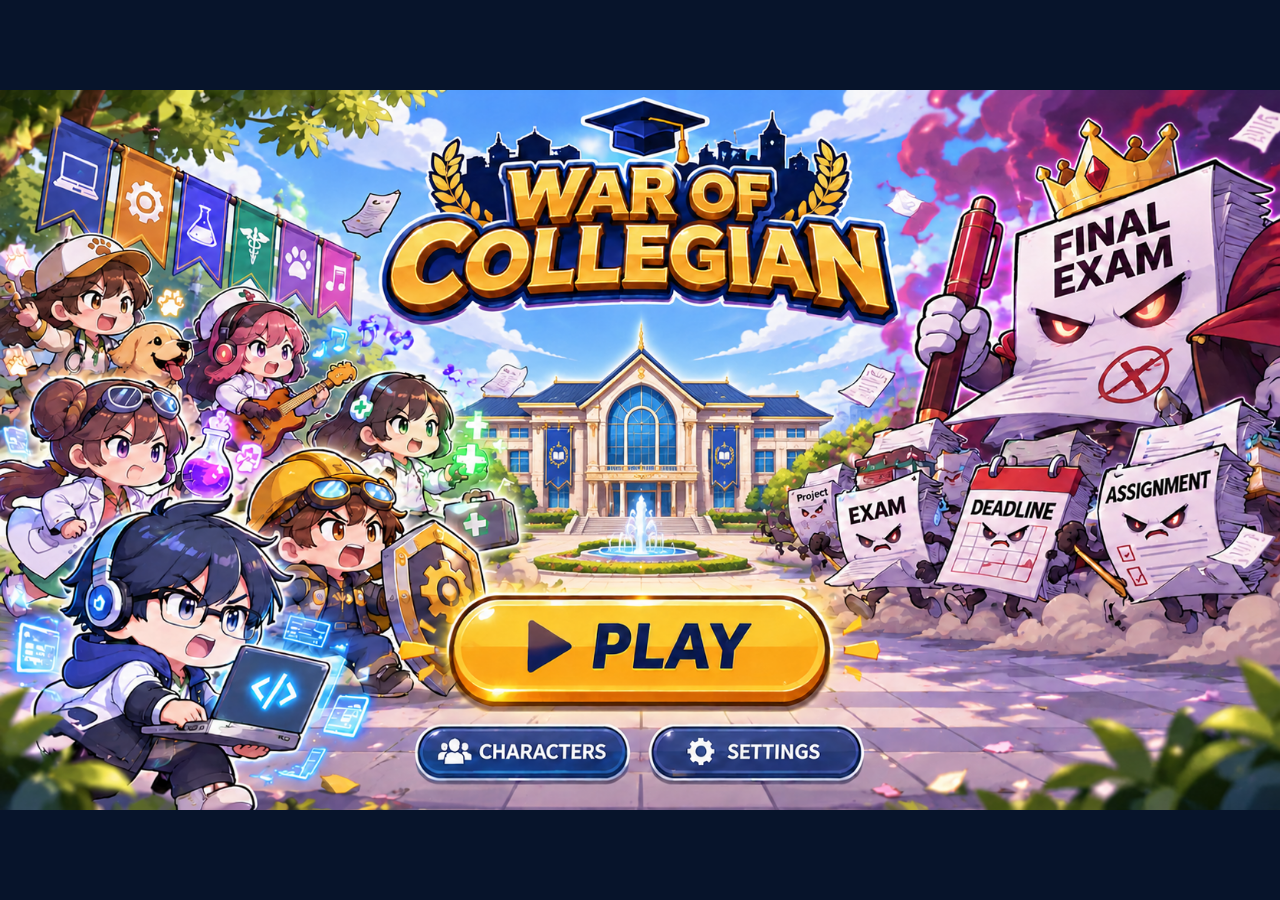
<file: index.html>
<!DOCTYPE html>
<html lang="th"><head><meta charset="utf-8"/><meta content="width=device-width,initial-scale=1" name="viewport"/><title>War of Collegian Demo v0.3.1</title><link href="css/main.css" rel="stylesheet"/><link as="font" crossorigin="" href="public/assets/fonts/kanit-thai-400-normal.woff2" rel="preload" type="font/woff2"/><link as="font" crossorigin="" href="public/assets/fonts/mitr-thai-600-normal.woff2" rel="preload" type="font/woff2"/><link as="image" href="public/assets/ui/logo.webp" rel="preload"/><link href="public/assets/ui/ui.css" rel="stylesheet"/><link href="css/extra-1.css" rel="stylesheet"/></head><body>
<div aria-label="กำลังโหลด War of Collegian" id="boot" role="status"><div class="boot-logo"><img alt="War of Collegian" decoding="async" fetchpriority="high" height="768" src="public/assets/ui/logo.webp" width="1376"/></div></div>
<div class="app">
<div aria-hidden="true" id="curtain"></div>
<header>
<div>
<h1>War of Collegian</h1>
<div class="muted">Student Chibi · Faculty Guild + Base · Playable Demo v0.3.1.1</div>
</div>
<span class="muted" id="tag">DEMO</span>
</header>
<div id="page-slot-home"></div>
<div id="page-slot-faculty"></div>
<div id="page-slot-team"></div>
<div id="page-slot-stageSelect"></div>
<div id="page-slot-battle"></div>
<div id="page-slot-result"></div>
<div class="footer">Fan-made prototype · ภาพตัวละครเป็น pixel art ที่สร้างด้วยโค้ด · ไม่มี backend หรือการชำระเงิน</div>
</div><dialog class="syn-dialog" id="synergyHelp" onclick="if(event.target===this)this.close()"><div class="syn-dialog-head"><h2>คู่มือ Synergy</h2><button aria-label="ปิด" class="syn-close" onclick="document.getElementById('synergyHelp').close()" type="button">×</button></div><p>จัดตัวละครตามเงื่อนไขเพื่อรับโบนัส ทีมสามารถเปิดใช้งานหลาย Synergy พร้อมกันได้</p><div id="synHelpList"></div><button class="secondary" onclick="document.getElementById('synergyHelp').close()" type="button">ปิดหน้าต่าง</button></dialog><script src="js/loader.js"></script></body></html>
</file>
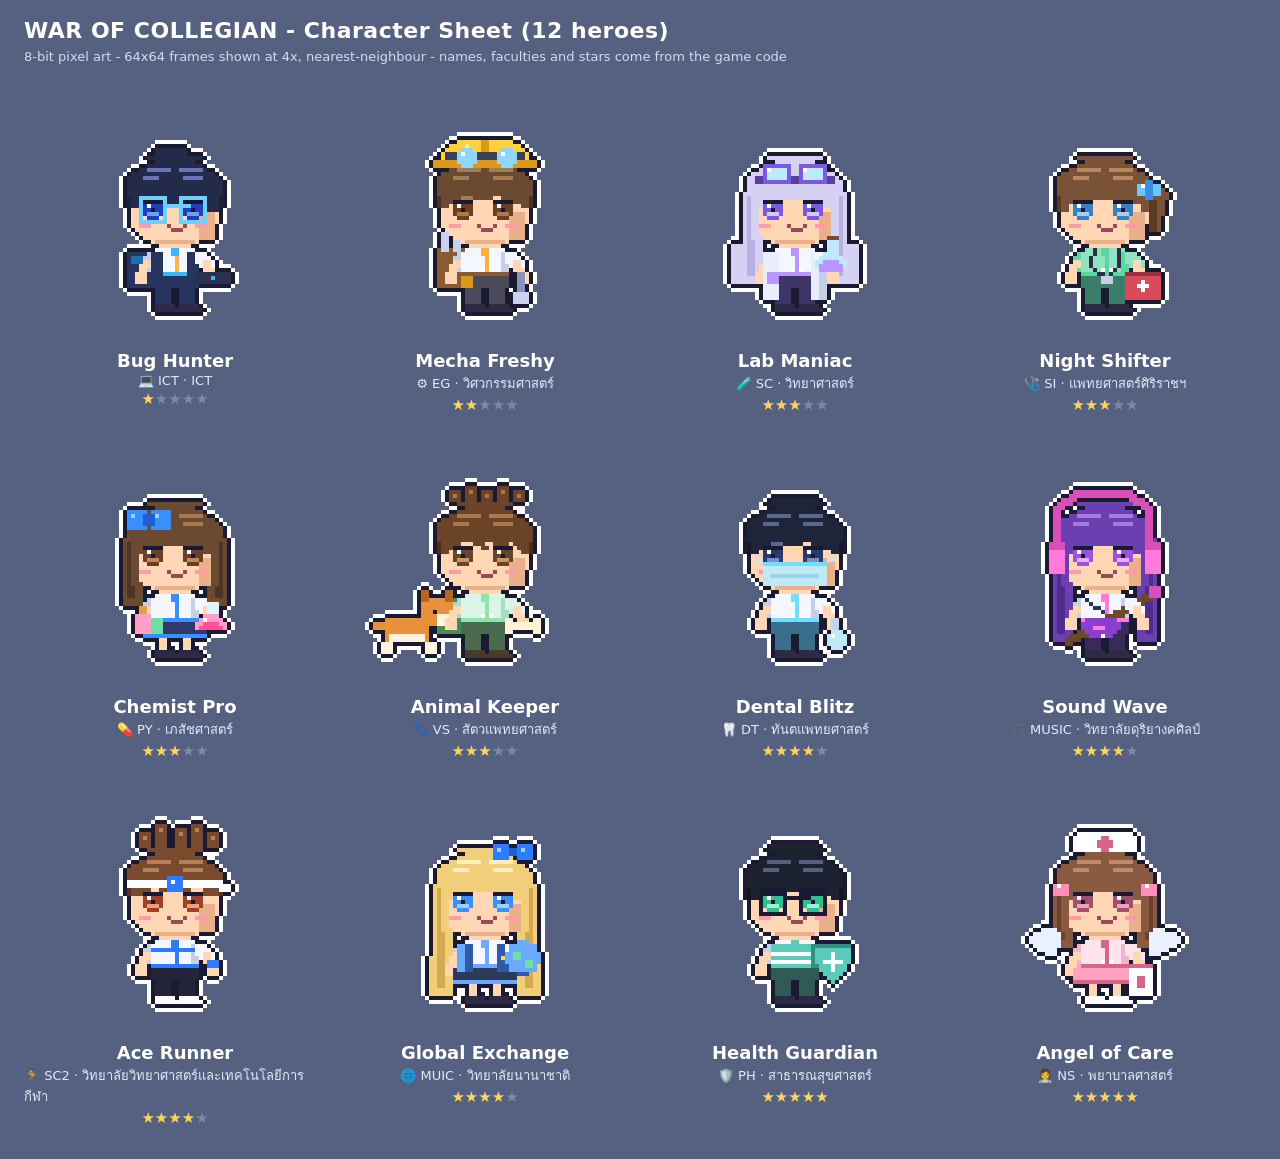
<file: docs/character-sheet.html>
<!doctype html><html lang="th"><head><meta charset="utf-8"><title>War of Collegian - Character Sheet</title>
<style>
body{margin:0;background:#566080;color:#fff;font-family:system-ui,'Noto Sans Thai',sans-serif}
h1{margin:0;padding:18px 24px 6px;font-size:22px;letter-spacing:.5px}
.sub{padding:0 24px 12px;color:#d4dbef;font-size:13px}
.grid{display:grid;grid-template-columns:repeat(4,1fr);gap:8px;padding:8px 24px 24px}
.cell{display:flex;flex-direction:column;align-items:center;padding:8px 0}
.spr{width:256px;height:256px;background-repeat:no-repeat;background-position:0 0;image-rendering:pixelated}
.name{font-weight:800;font-size:18px;margin-top:2px}
.fac{font-size:13px;color:#e4e9f7;margin-top:2px}
.stars{color:#ffd45a;font-size:15px;margin-top:2px}.stars span{color:#7d87a8}
</style></head><body>
<h1>WAR OF COLLEGIAN - Character Sheet (12 heroes)</h1>
<div class="sub">8-bit pixel art - 64x64 frames shown at 4x, nearest-neighbour - names, faculties and stars come from the game code</div>
<div class="grid"><div class="cell">
  <div class="spr" style="background-image:url(../assets/characters/ict/bug_hunter/idle.png);background-size:1024px 256px"></div>
  <div class="name">Bug Hunter</div>
  <div class="fac">💻 ICT · ICT</div>
  <div class="stars">★<span>★★★★</span></div>
</div>
<div class="cell">
  <div class="spr" style="background-image:url(../assets/characters/engineering/mecha_freshy/idle.png);background-size:1024px 256px"></div>
  <div class="name">Mecha Freshy</div>
  <div class="fac">⚙️ EG · วิศวกรรมศาสตร์</div>
  <div class="stars">★★<span>★★★</span></div>
</div>
<div class="cell">
  <div class="spr" style="background-image:url(../assets/characters/science/lab_maniac/idle.png);background-size:1024px 256px"></div>
  <div class="name">Lab Maniac</div>
  <div class="fac">🧪 SC · วิทยาศาสตร์</div>
  <div class="stars">★★★<span>★★</span></div>
</div>
<div class="cell">
  <div class="spr" style="background-image:url(../assets/characters/medicine/night_shifter/idle.png);background-size:1024px 256px"></div>
  <div class="name">Night Shifter</div>
  <div class="fac">🩺 SI · แพทยศาสตร์ศิริราชฯ</div>
  <div class="stars">★★★<span>★★</span></div>
</div>
<div class="cell">
  <div class="spr" style="background-image:url(../assets/characters/pharmacy/chemist_pro/idle.png);background-size:1024px 256px"></div>
  <div class="name">Chemist Pro</div>
  <div class="fac">💊 PY · เภสัชศาสตร์</div>
  <div class="stars">★★★<span>★★</span></div>
</div>
<div class="cell">
  <div class="spr" style="background-image:url(../assets/characters/veterinary/animal_keeper/idle.png);background-size:1024px 256px"></div>
  <div class="name">Animal Keeper</div>
  <div class="fac">🐾 VS · สัตวแพทยศาสตร์</div>
  <div class="stars">★★★<span>★★</span></div>
</div>
<div class="cell">
  <div class="spr" style="background-image:url(../assets/characters/dentistry/dental_blitz/idle.png);background-size:1024px 256px"></div>
  <div class="name">Dental Blitz</div>
  <div class="fac">🦷 DT · ทันตแพทยศาสตร์</div>
  <div class="stars">★★★★<span>★</span></div>
</div>
<div class="cell">
  <div class="spr" style="background-image:url(../assets/characters/music/sound_wave/idle.png);background-size:1024px 256px"></div>
  <div class="name">Sound Wave</div>
  <div class="fac">🎵 MUSIC · วิทยาลัยดุริยางคศิลป์</div>
  <div class="stars">★★★★<span>★</span></div>
</div>
<div class="cell">
  <div class="spr" style="background-image:url(../assets/characters/sports/ace_runner/idle.png);background-size:1024px 256px"></div>
  <div class="name">Ace Runner</div>
  <div class="fac">🏃 SC2 · วิทยาลัยวิทยาศาสตร์และเทคโนโลยีการกีฬา</div>
  <div class="stars">★★★★<span>★</span></div>
</div>
<div class="cell">
  <div class="spr" style="background-image:url(../assets/characters/muic/global_exchange/idle.png);background-size:1024px 256px"></div>
  <div class="name">Global Exchange</div>
  <div class="fac">🌐 MUIC · วิทยาลัยนานาชาติ</div>
  <div class="stars">★★★★<span>★</span></div>
</div>
<div class="cell">
  <div class="spr" style="background-image:url(../assets/characters/public_health/health_guardian/idle.png);background-size:1024px 256px"></div>
  <div class="name">Health Guardian</div>
  <div class="fac">🛡️ PH · สาธารณสุขศาสตร์</div>
  <div class="stars">★★★★★<span></span></div>
</div>
<div class="cell">
  <div class="spr" style="background-image:url(../assets/characters/nursing/angel_of_care/idle.png);background-size:1024px 256px"></div>
  <div class="name">Angel of Care</div>
  <div class="fac">👩‍⚕️ NS · พยาบาลศาสตร์</div>
  <div class="stars">★★★★★<span></span></div>
</div></div></body></html>
</file>
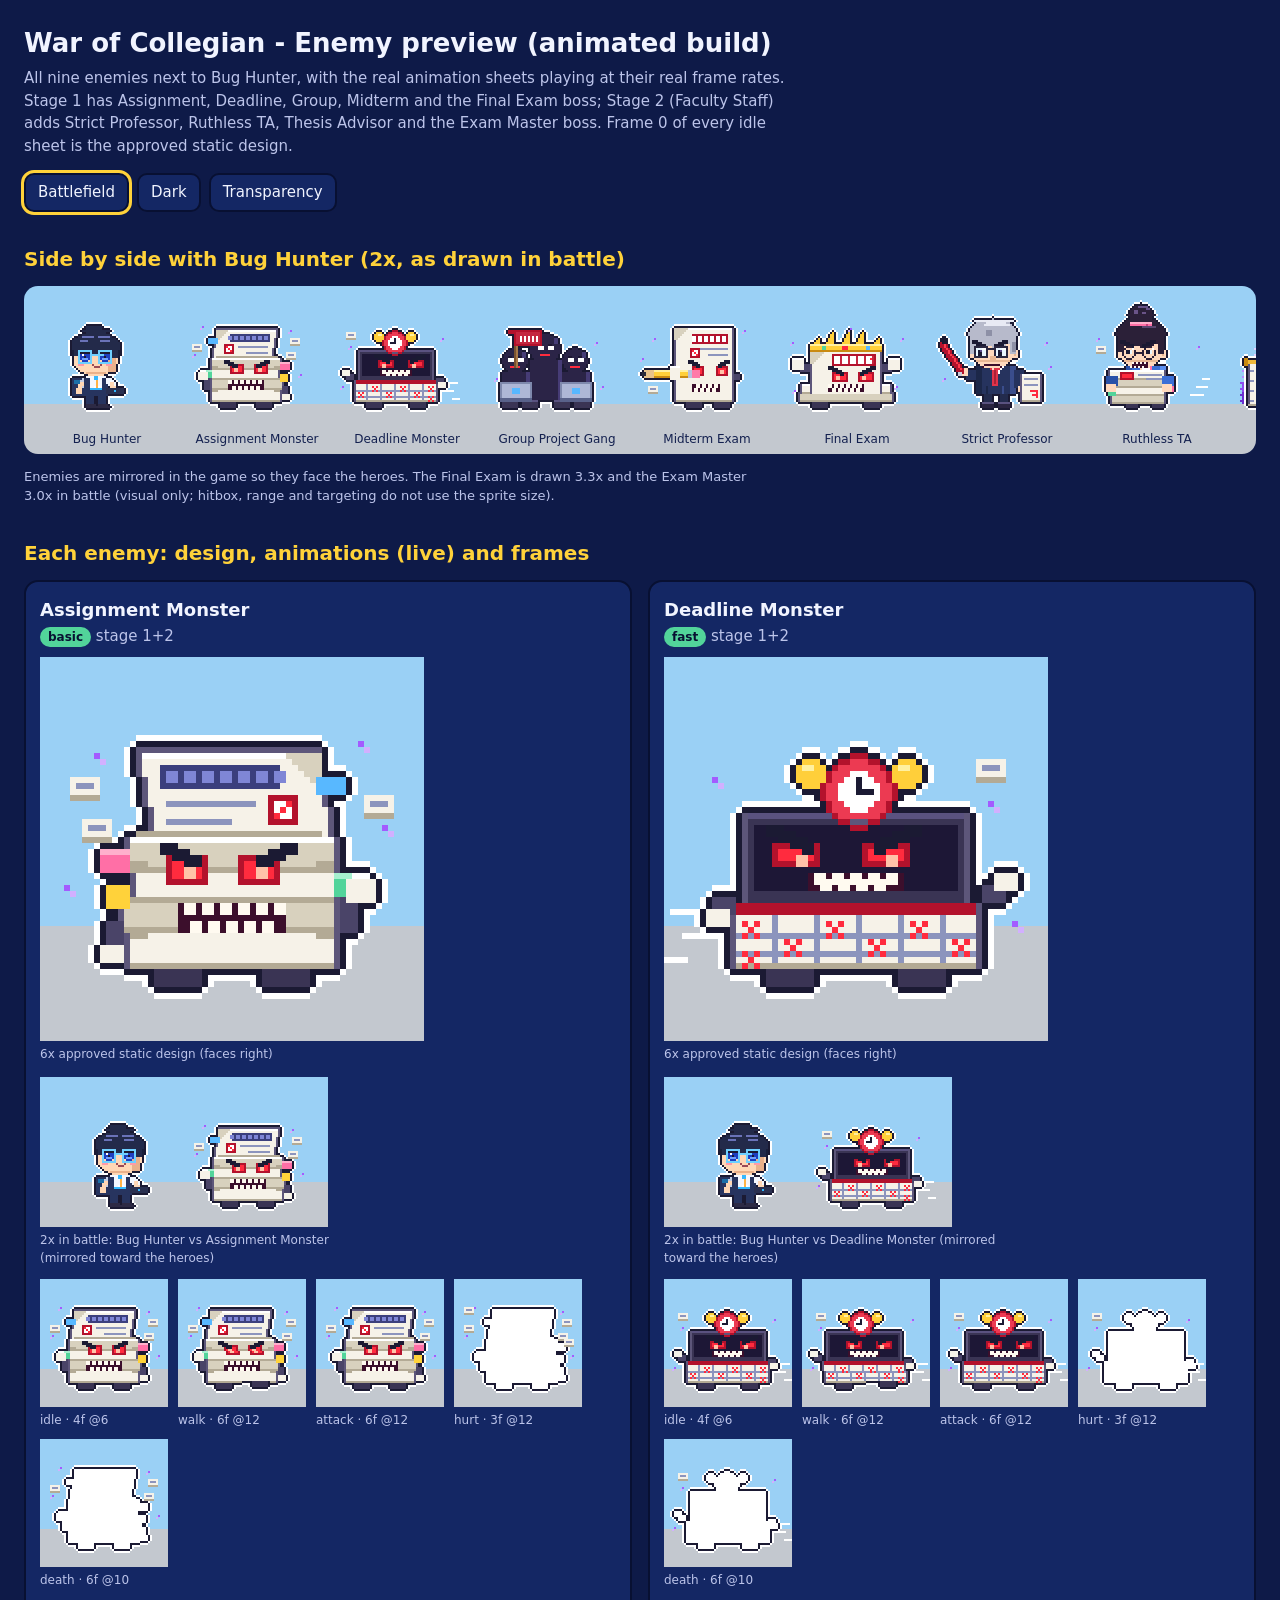
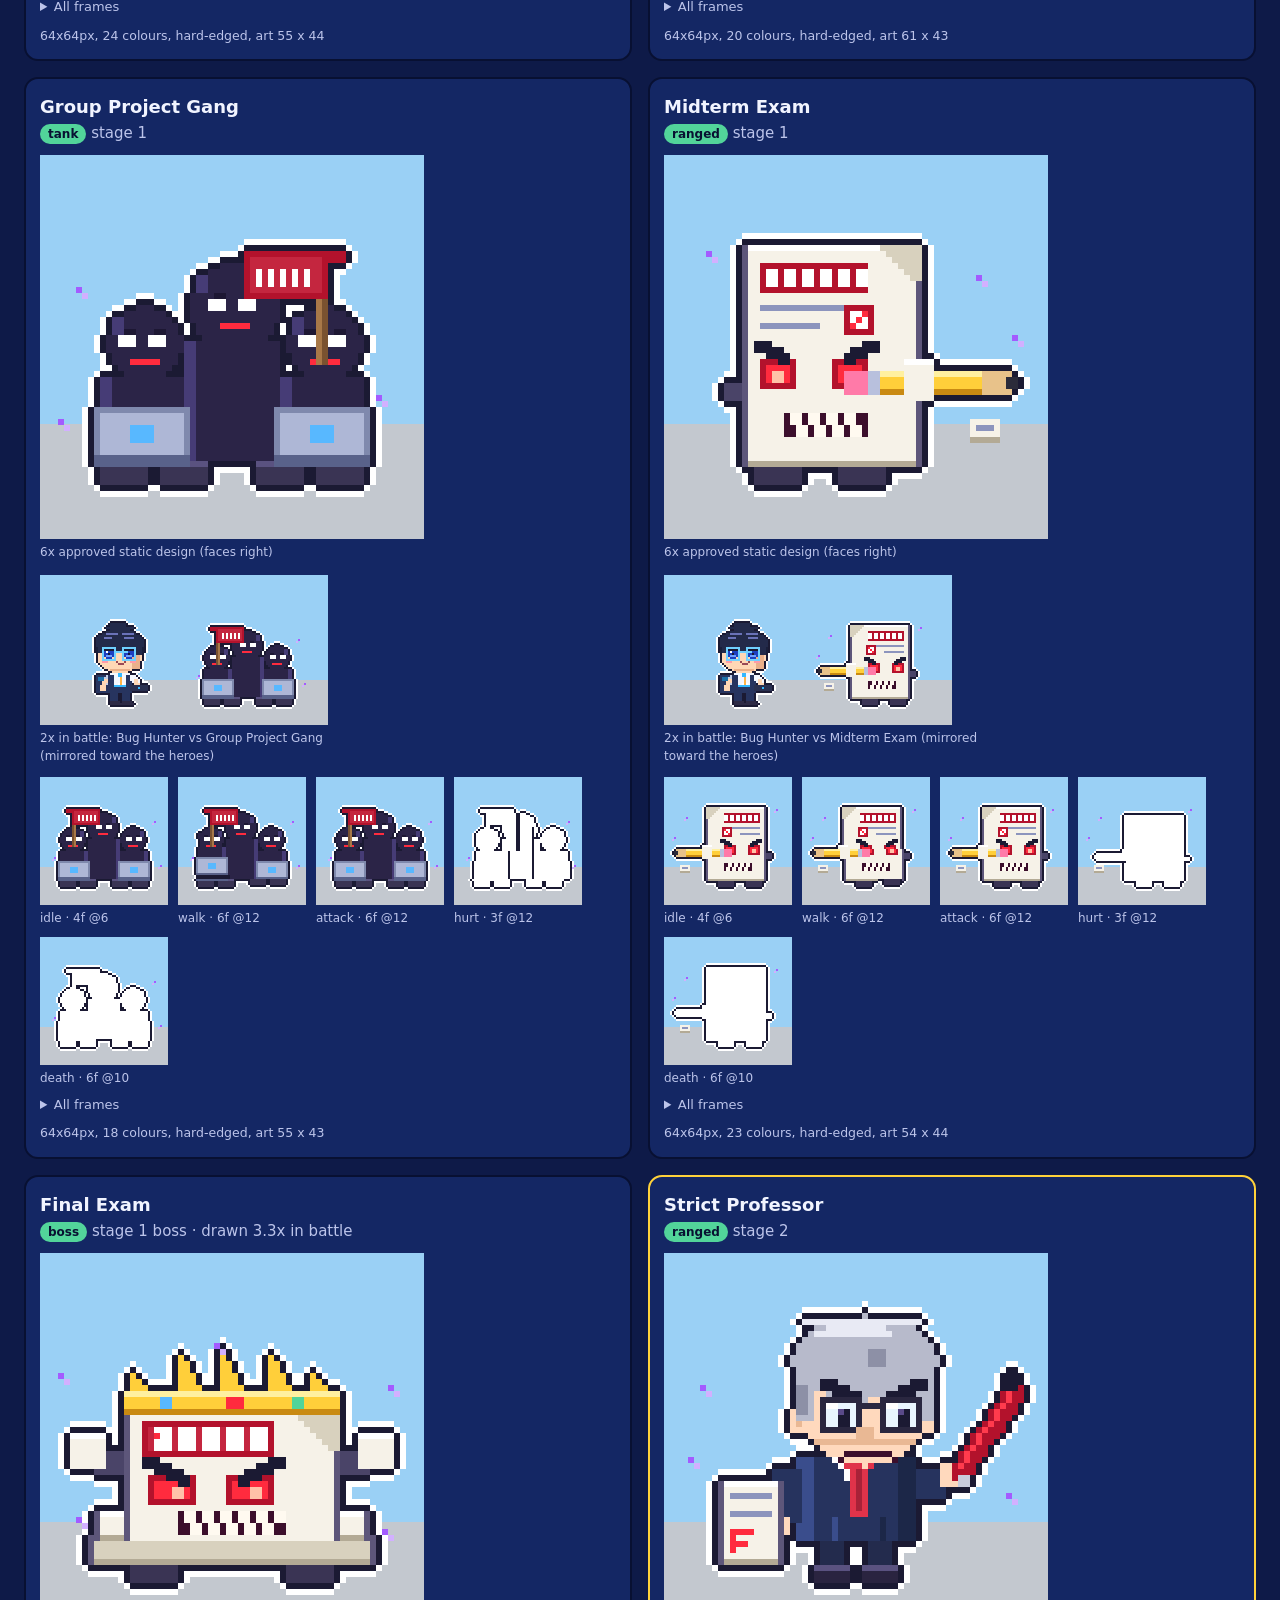
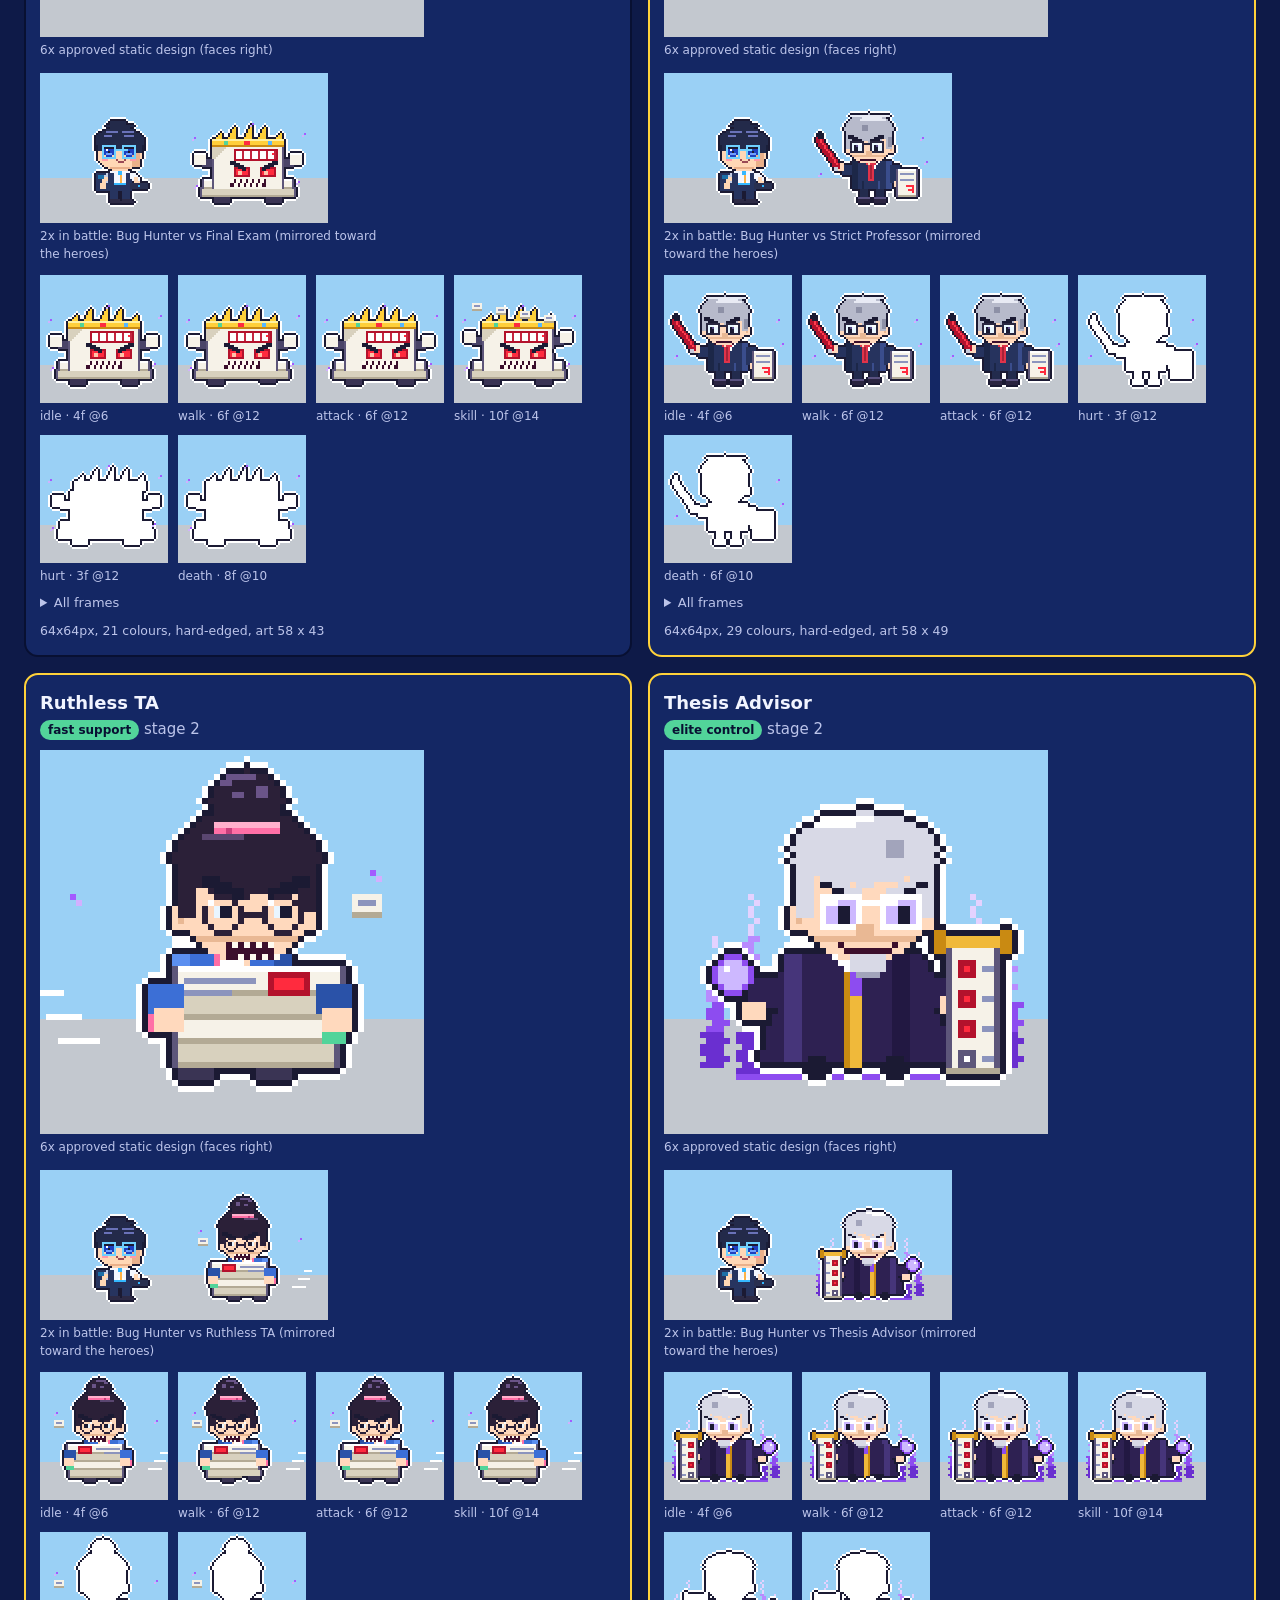
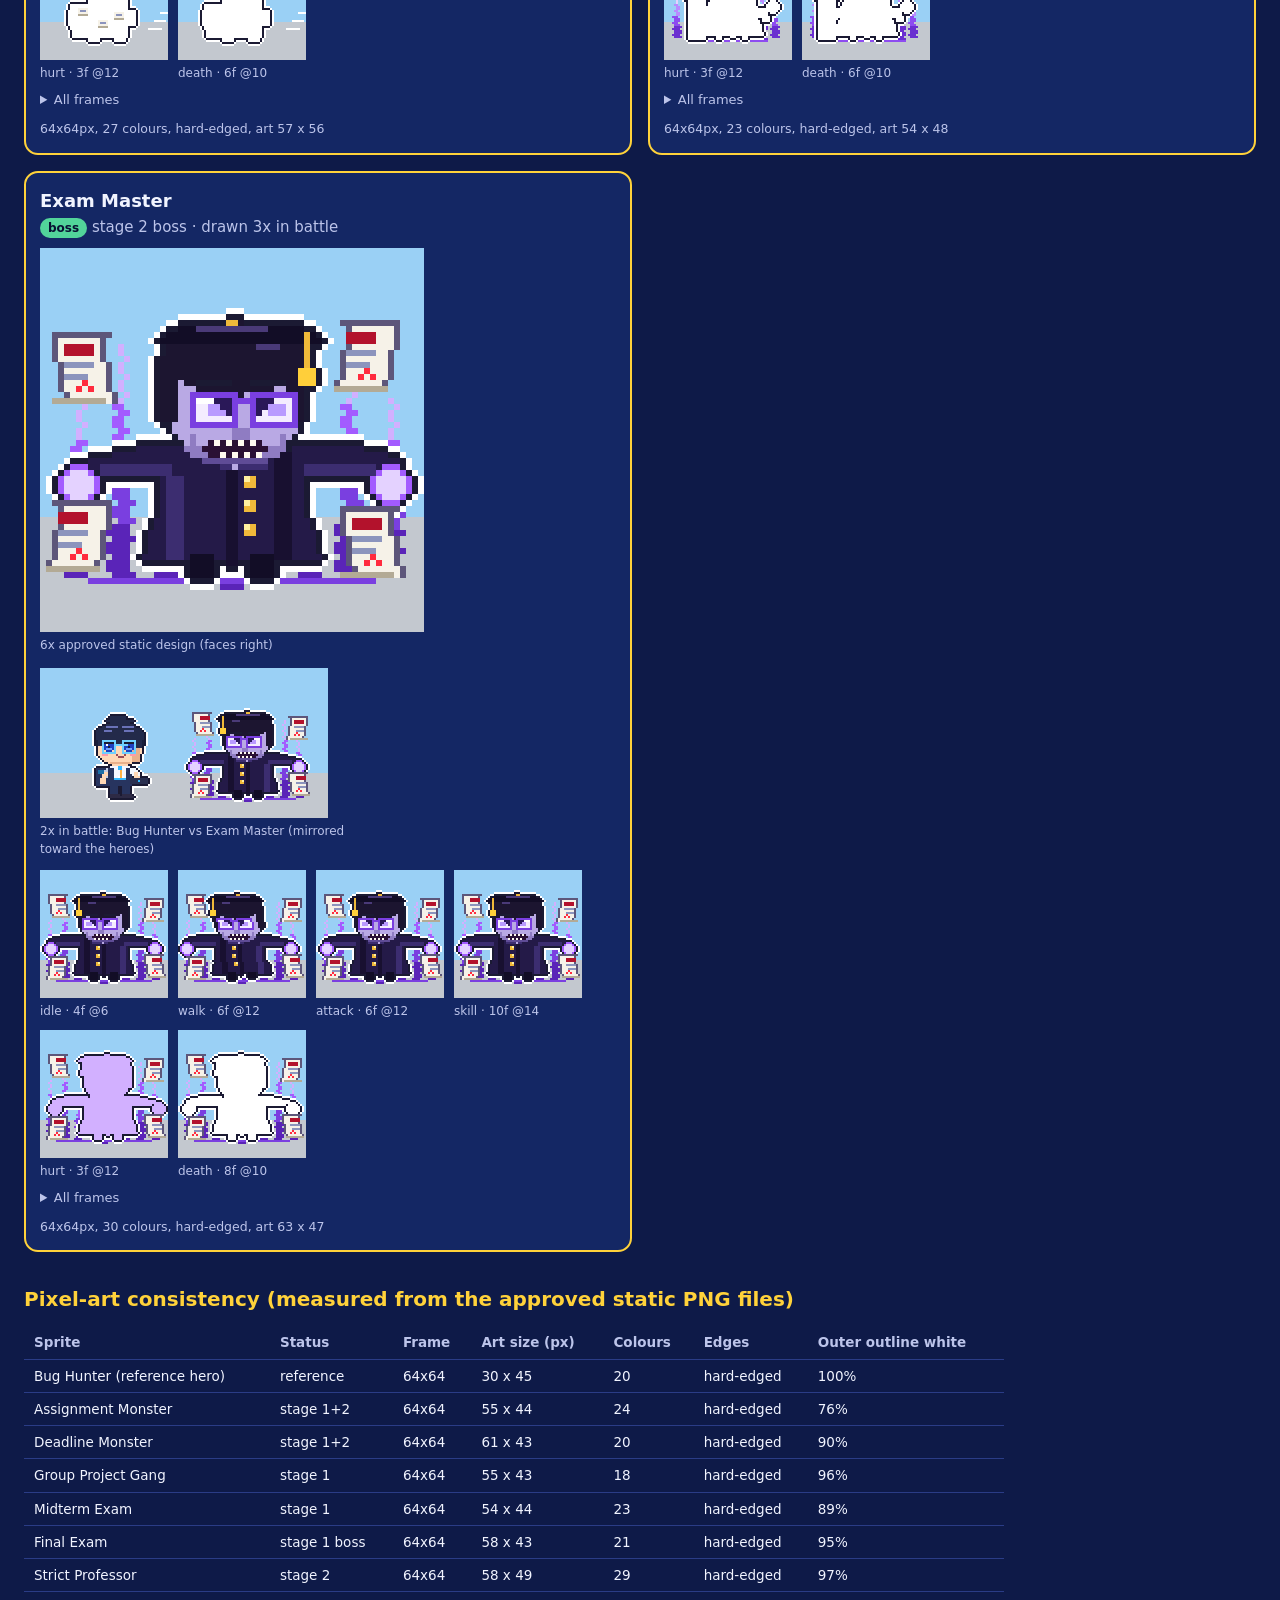
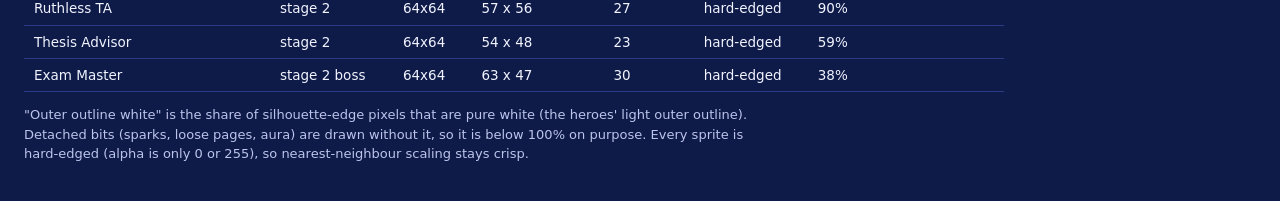
<file: docs/enemy-remodel/preview.html>
<!doctype html>
<html lang="en"><head><meta charset="utf-8"><meta name="viewport" content="width=device-width,initial-scale=1">
<title>War of Collegian - Enemy Preview</title>
<style>
:root{--bg:#0e1a48;--panel:#142764;--ink:#081032;--chalk:#f1f4ff;--muted:#bcc4ea;--gold:#ffd23a;--sky:#9ad0f5;--road:#c3c8cf}
*{box-sizing:border-box}body{margin:0;background:var(--bg);color:var(--chalk);font:15px/1.5 system-ui,"Segoe UI",sans-serif;padding:24px}
h1{margin:0 0 4px;font-size:26px}h2{margin:32px 0 12px;font-size:20px;color:var(--gold)}p.lead{margin:0;color:var(--muted);max-width:80ch}
img,.spr{image-rendering:pixelated}
.bar{display:flex;gap:8px;flex-wrap:wrap;margin:16px 0}.bar button{font:inherit;color:var(--chalk);background:var(--panel);border:2px solid var(--ink);border-radius:10px;padding:6px 12px;cursor:pointer}
.bar button[aria-pressed=true]{outline:3px solid var(--gold)}
.grid{display:grid;grid-template-columns:repeat(auto-fill,minmax(440px,1fr));gap:16px}
.card{background:var(--panel);border:2px solid var(--ink);border-radius:14px;padding:14px}.card.new{border-color:var(--gold)}
.card h3{margin:0;font-size:18px}.card header p{margin:2px 0 10px;color:var(--muted)}
.tag{display:inline-block;padding:1px 8px;border-radius:999px;font-size:12px;font-weight:700;color:var(--ink);background:#52d49a}
.views{display:flex;gap:14px;align-items:flex-end;flex-wrap:wrap}figure{margin:0}figcaption{font-size:12px;color:var(--muted);margin-top:4px;max-width:340px}
.s6{width:384px;height:384px;display:block}.s2{width:128px;height:128px;display:block}.flip{transform:scaleX(-1)}
.bg-sky .s6,.bg-sky .field,.bg-sky .strip img,.bg-sky .cell,.bg-sky .strip2{background:linear-gradient(var(--sky) 70%,var(--road) 70%)}
.bg-dark .s6,.bg-dark .field,.bg-dark .strip img,.bg-dark .cell,.bg-dark .strip2{background:#1c2250}
.bg-check .s6,.bg-check .field,.bg-check .strip img,.bg-check .cell,.bg-check .strip2{background:repeating-conic-gradient(#d9d9d9 0 25%,#fff 0 50%) 0 0/16px 16px}
.field{display:flex;align-items:flex-end;justify-content:center;width:288px;height:150px;padding-bottom:2px}
.spr{display:block;width:128px;height:128px;flex:none}.hero{background:url(../../assets/characters/ict/bug_hunter/idle.png) 0 0/400% 100% no-repeat}
.anims{display:flex;gap:10px;flex-wrap:wrap;margin-top:12px}.an .cell{overflow:hidden}.an figcaption{max-width:130px}
.strip{margin:8px 0;overflow-x:auto}.strip b{display:block;font-size:12px;color:var(--muted)}
details{margin-top:8px;font-size:13px;color:var(--muted)}summary{cursor:pointer}
.meta{margin:10px 0 0;font-size:12.5px;color:var(--muted)}
.lineup{display:flex;align-items:flex-end;padding:12px 8px 6px;border-radius:14px;overflow-x:auto}.lineup figure{flex:none;text-align:center;width:150px}.lineup figcaption{max-width:none;color:#13204f}
.bg-sky .lineup{background:linear-gradient(var(--sky) 70%,var(--road) 70%)}.bg-dark .lineup{background:#1c2250}.bg-dark .lineup figcaption{color:var(--muted)}.bg-check .lineup{background:repeating-conic-gradient(#d9d9d9 0 25%,#fff 0 50%) 0 0/16px 16px}
table{border-collapse:collapse;width:100%;max-width:980px;font-size:13.5px}th,td{text-align:left;padding:6px 10px;border-bottom:1px solid #2a3c86}th{color:var(--muted);font-weight:600}
.note{color:var(--muted);font-size:13px;max-width:90ch}
@keyframes play-assignment-idle{from{background-position:0 0}to{background-position:-512px 0}}
@keyframes play-assignment-walk{from{background-position:0 0}to{background-position:-768px 0}}
@keyframes play-assignment-attack{from{background-position:0 0}to{background-position:-768px 0}}
@keyframes play-assignment-hurt{from{background-position:0 0}to{background-position:-384px 0}}
@keyframes play-assignment-death{from{background-position:0 0}to{background-position:-768px 0}}
@keyframes play-deadline-idle{from{background-position:0 0}to{background-position:-512px 0}}
@keyframes play-deadline-walk{from{background-position:0 0}to{background-position:-768px 0}}
@keyframes play-deadline-attack{from{background-position:0 0}to{background-position:-768px 0}}
@keyframes play-deadline-hurt{from{background-position:0 0}to{background-position:-384px 0}}
@keyframes play-deadline-death{from{background-position:0 0}to{background-position:-768px 0}}
@keyframes play-group-idle{from{background-position:0 0}to{background-position:-512px 0}}
@keyframes play-group-walk{from{background-position:0 0}to{background-position:-768px 0}}
@keyframes play-group-attack{from{background-position:0 0}to{background-position:-768px 0}}
@keyframes play-group-hurt{from{background-position:0 0}to{background-position:-384px 0}}
@keyframes play-group-death{from{background-position:0 0}to{background-position:-768px 0}}
@keyframes play-quiz-idle{from{background-position:0 0}to{background-position:-512px 0}}
@keyframes play-quiz-walk{from{background-position:0 0}to{background-position:-768px 0}}
@keyframes play-quiz-attack{from{background-position:0 0}to{background-position:-768px 0}}
@keyframes play-quiz-hurt{from{background-position:0 0}to{background-position:-384px 0}}
@keyframes play-quiz-death{from{background-position:0 0}to{background-position:-768px 0}}
@keyframes play-final-idle{from{background-position:0 0}to{background-position:-512px 0}}
@keyframes play-final-walk{from{background-position:0 0}to{background-position:-768px 0}}
@keyframes play-final-attack{from{background-position:0 0}to{background-position:-768px 0}}
@keyframes play-final-skill{from{background-position:0 0}to{background-position:-1280px 0}}
@keyframes play-final-hurt{from{background-position:0 0}to{background-position:-384px 0}}
@keyframes play-final-death{from{background-position:0 0}to{background-position:-1024px 0}}
@keyframes play-professor-idle{from{background-position:0 0}to{background-position:-512px 0}}
@keyframes play-professor-walk{from{background-position:0 0}to{background-position:-768px 0}}
@keyframes play-professor-attack{from{background-position:0 0}to{background-position:-768px 0}}
@keyframes play-professor-hurt{from{background-position:0 0}to{background-position:-384px 0}}
@keyframes play-professor-death{from{background-position:0 0}to{background-position:-768px 0}}
@keyframes play-ta-idle{from{background-position:0 0}to{background-position:-512px 0}}
@keyframes play-ta-walk{from{background-position:0 0}to{background-position:-768px 0}}
@keyframes play-ta-attack{from{background-position:0 0}to{background-position:-768px 0}}
@keyframes play-ta-skill{from{background-position:0 0}to{background-position:-1280px 0}}
@keyframes play-ta-hurt{from{background-position:0 0}to{background-position:-384px 0}}
@keyframes play-ta-death{from{background-position:0 0}to{background-position:-768px 0}}
@keyframes play-advisor-idle{from{background-position:0 0}to{background-position:-512px 0}}
@keyframes play-advisor-walk{from{background-position:0 0}to{background-position:-768px 0}}
@keyframes play-advisor-attack{from{background-position:0 0}to{background-position:-768px 0}}
@keyframes play-advisor-skill{from{background-position:0 0}to{background-position:-1280px 0}}
@keyframes play-advisor-hurt{from{background-position:0 0}to{background-position:-384px 0}}
@keyframes play-advisor-death{from{background-position:0 0}to{background-position:-768px 0}}
@keyframes play-exammaster-idle{from{background-position:0 0}to{background-position:-512px 0}}
@keyframes play-exammaster-walk{from{background-position:0 0}to{background-position:-768px 0}}
@keyframes play-exammaster-attack{from{background-position:0 0}to{background-position:-768px 0}}
@keyframes play-exammaster-skill{from{background-position:0 0}to{background-position:-1280px 0}}
@keyframes play-exammaster-hurt{from{background-position:0 0}to{background-position:-384px 0}}
@keyframes play-exammaster-death{from{background-position:0 0}to{background-position:-1024px 0}}
@media (prefers-reduced-motion: reduce){.spr[style*=animation]{animation:none!important}}
</style></head>
<body class="bg-sky">
<h1>War of Collegian - Enemy preview (animated build)</h1>
<p class="lead">All nine enemies next to Bug Hunter, with the real animation sheets playing at their real frame rates. Stage 1 has Assignment, Deadline, Group, Midterm and the Final Exam boss; Stage 2 (Faculty Staff) adds Strict Professor, Ruthless TA, Thesis Advisor and the Exam Master boss. Frame 0 of every idle sheet is the approved static design.</p>
<div class="bar" role="group" aria-label="Background"><button data-bg="bg-sky" aria-pressed="true">Battlefield</button><button data-bg="bg-dark" aria-pressed="false">Dark</button><button data-bg="bg-check" aria-pressed="false">Transparency</button></div>

<h2>Side by side with Bug Hunter (2x, as drawn in battle)</h2>
<div class="lineup"><figure><span class="spr hero"></span><figcaption>Bug Hunter</figcaption></figure><figure><img class="s2 flip" src="../../assets/enemies/assignment/static.png" alt=""><figcaption>Assignment Monster</figcaption></figure><figure><img class="s2 flip" src="../../assets/enemies/deadline/static.png" alt=""><figcaption>Deadline Monster</figcaption></figure><figure><img class="s2 flip" src="../../assets/enemies/group/static.png" alt=""><figcaption>Group Project Gang</figcaption></figure><figure><img class="s2 flip" src="../../assets/enemies/quiz/static.png" alt=""><figcaption>Midterm Exam</figcaption></figure><figure><img class="s2 flip" src="../../assets/enemies/final/static.png" alt=""><figcaption>Final Exam</figcaption></figure><figure><img class="s2 flip" src="../../assets/enemies/professor/static.png" alt=""><figcaption>Strict Professor</figcaption></figure><figure><img class="s2 flip" src="../../assets/enemies/ta/static.png" alt=""><figcaption>Ruthless TA</figcaption></figure><figure><img class="s2 flip" src="../../assets/enemies/advisor/static.png" alt=""><figcaption>Thesis Advisor</figcaption></figure><figure><img class="s2 flip" src="../../assets/enemies/exammaster/static.png" alt=""><figcaption>Exam Master</figcaption></figure></div>
<p class="note">Enemies are mirrored in the game so they face the heroes. The Final Exam is drawn 3.3x and the Exam Master 3.0x in battle (visual only; hitbox, range and targeting do not use the sprite size).</p>

<h2>Each enemy: design, animations (live) and frames</h2>
<div class="grid"><article class="card ">
  <header><h3>Assignment Monster</h3><p><span class="tag">basic</span> stage 1+2</p></header>
  <div class="views">
    <figure><img class="s6" src="../../assets/enemies/assignment/static.png" alt="Assignment Monster 6x"><figcaption>6x approved static design (faces right)</figcaption></figure>
    <figure><div class="field"><span class="spr hero"></span><img class="s2 flip" src="../../assets/enemies/assignment/static.png" alt=""></div><figcaption>2x in battle: Bug Hunter vs Assignment Monster (mirrored toward the heroes)</figcaption></figure>
  </div>
  <div class="anims"><figure class="an"><div class="cell" style="width:128px;height:128px"><div class="spr flip" style="width:128px;height:128px;background:url(../../assets/enemies/assignment/idle.png) 0 0/512px 128px;--end:-512px;animation:play-assignment-idle 0.6666666666666666s steps(4) infinite"></div></div><figcaption>idle &middot; 4f @6</figcaption></figure><figure class="an"><div class="cell" style="width:128px;height:128px"><div class="spr flip" style="width:128px;height:128px;background:url(../../assets/enemies/assignment/walk.png) 0 0/768px 128px;--end:-768px;animation:play-assignment-walk 0.5s steps(6) infinite"></div></div><figcaption>walk &middot; 6f @12</figcaption></figure><figure class="an"><div class="cell" style="width:128px;height:128px"><div class="spr flip" style="width:128px;height:128px;background:url(../../assets/enemies/assignment/attack.png) 0 0/768px 128px;--end:-768px;animation:play-assignment-attack 0.5s steps(6) infinite"></div></div><figcaption>attack &middot; 6f @12</figcaption></figure><figure class="an"><div class="cell" style="width:128px;height:128px"><div class="spr flip" style="width:128px;height:128px;background:url(../../assets/enemies/assignment/hurt.png) 0 0/384px 128px;--end:-384px;animation:play-assignment-hurt 0.25s steps(3) infinite"></div></div><figcaption>hurt &middot; 3f @12</figcaption></figure><figure class="an"><div class="cell" style="width:128px;height:128px"><div class="spr flip" style="width:128px;height:128px;background:url(../../assets/enemies/assignment/death.png) 0 0/768px 128px;--end:-768px;animation:play-assignment-death 0.6s steps(6) infinite"></div></div><figcaption>death &middot; 6f @10</figcaption></figure></div>
  <details><summary>All frames</summary><div class="strip"><b>idle</b><img src="../../assets/enemies/assignment/idle.png" style="width:512px;height:128px" alt=""></div><div class="strip"><b>walk</b><img src="../../assets/enemies/assignment/walk.png" style="width:768px;height:128px" alt=""></div><div class="strip"><b>attack</b><img src="../../assets/enemies/assignment/attack.png" style="width:768px;height:128px" alt=""></div><div class="strip"><b>hurt</b><img src="../../assets/enemies/assignment/hurt.png" style="width:384px;height:128px" alt=""></div><div class="strip"><b>death</b><img src="../../assets/enemies/assignment/death.png" style="width:768px;height:128px" alt=""></div></details>
  <p class="meta">64x64px, 24 colours, hard-edged, art 55 x 44</p>
</article><article class="card ">
  <header><h3>Deadline Monster</h3><p><span class="tag">fast</span> stage 1+2</p></header>
  <div class="views">
    <figure><img class="s6" src="../../assets/enemies/deadline/static.png" alt="Deadline Monster 6x"><figcaption>6x approved static design (faces right)</figcaption></figure>
    <figure><div class="field"><span class="spr hero"></span><img class="s2 flip" src="../../assets/enemies/deadline/static.png" alt=""></div><figcaption>2x in battle: Bug Hunter vs Deadline Monster (mirrored toward the heroes)</figcaption></figure>
  </div>
  <div class="anims"><figure class="an"><div class="cell" style="width:128px;height:128px"><div class="spr flip" style="width:128px;height:128px;background:url(../../assets/enemies/deadline/idle.png) 0 0/512px 128px;--end:-512px;animation:play-deadline-idle 0.6666666666666666s steps(4) infinite"></div></div><figcaption>idle &middot; 4f @6</figcaption></figure><figure class="an"><div class="cell" style="width:128px;height:128px"><div class="spr flip" style="width:128px;height:128px;background:url(../../assets/enemies/deadline/walk.png) 0 0/768px 128px;--end:-768px;animation:play-deadline-walk 0.5s steps(6) infinite"></div></div><figcaption>walk &middot; 6f @12</figcaption></figure><figure class="an"><div class="cell" style="width:128px;height:128px"><div class="spr flip" style="width:128px;height:128px;background:url(../../assets/enemies/deadline/attack.png) 0 0/768px 128px;--end:-768px;animation:play-deadline-attack 0.5s steps(6) infinite"></div></div><figcaption>attack &middot; 6f @12</figcaption></figure><figure class="an"><div class="cell" style="width:128px;height:128px"><div class="spr flip" style="width:128px;height:128px;background:url(../../assets/enemies/deadline/hurt.png) 0 0/384px 128px;--end:-384px;animation:play-deadline-hurt 0.25s steps(3) infinite"></div></div><figcaption>hurt &middot; 3f @12</figcaption></figure><figure class="an"><div class="cell" style="width:128px;height:128px"><div class="spr flip" style="width:128px;height:128px;background:url(../../assets/enemies/deadline/death.png) 0 0/768px 128px;--end:-768px;animation:play-deadline-death 0.6s steps(6) infinite"></div></div><figcaption>death &middot; 6f @10</figcaption></figure></div>
  <details><summary>All frames</summary><div class="strip"><b>idle</b><img src="../../assets/enemies/deadline/idle.png" style="width:512px;height:128px" alt=""></div><div class="strip"><b>walk</b><img src="../../assets/enemies/deadline/walk.png" style="width:768px;height:128px" alt=""></div><div class="strip"><b>attack</b><img src="../../assets/enemies/deadline/attack.png" style="width:768px;height:128px" alt=""></div><div class="strip"><b>hurt</b><img src="../../assets/enemies/deadline/hurt.png" style="width:384px;height:128px" alt=""></div><div class="strip"><b>death</b><img src="../../assets/enemies/deadline/death.png" style="width:768px;height:128px" alt=""></div></details>
  <p class="meta">64x64px, 20 colours, hard-edged, art 61 x 43</p>
</article><article class="card ">
  <header><h3>Group Project Gang</h3><p><span class="tag">tank</span> stage 1</p></header>
  <div class="views">
    <figure><img class="s6" src="../../assets/enemies/group/static.png" alt="Group Project Gang 6x"><figcaption>6x approved static design (faces right)</figcaption></figure>
    <figure><div class="field"><span class="spr hero"></span><img class="s2 flip" src="../../assets/enemies/group/static.png" alt=""></div><figcaption>2x in battle: Bug Hunter vs Group Project Gang (mirrored toward the heroes)</figcaption></figure>
  </div>
  <div class="anims"><figure class="an"><div class="cell" style="width:128px;height:128px"><div class="spr flip" style="width:128px;height:128px;background:url(../../assets/enemies/group/idle.png) 0 0/512px 128px;--end:-512px;animation:play-group-idle 0.6666666666666666s steps(4) infinite"></div></div><figcaption>idle &middot; 4f @6</figcaption></figure><figure class="an"><div class="cell" style="width:128px;height:128px"><div class="spr flip" style="width:128px;height:128px;background:url(../../assets/enemies/group/walk.png) 0 0/768px 128px;--end:-768px;animation:play-group-walk 0.5s steps(6) infinite"></div></div><figcaption>walk &middot; 6f @12</figcaption></figure><figure class="an"><div class="cell" style="width:128px;height:128px"><div class="spr flip" style="width:128px;height:128px;background:url(../../assets/enemies/group/attack.png) 0 0/768px 128px;--end:-768px;animation:play-group-attack 0.5s steps(6) infinite"></div></div><figcaption>attack &middot; 6f @12</figcaption></figure><figure class="an"><div class="cell" style="width:128px;height:128px"><div class="spr flip" style="width:128px;height:128px;background:url(../../assets/enemies/group/hurt.png) 0 0/384px 128px;--end:-384px;animation:play-group-hurt 0.25s steps(3) infinite"></div></div><figcaption>hurt &middot; 3f @12</figcaption></figure><figure class="an"><div class="cell" style="width:128px;height:128px"><div class="spr flip" style="width:128px;height:128px;background:url(../../assets/enemies/group/death.png) 0 0/768px 128px;--end:-768px;animation:play-group-death 0.6s steps(6) infinite"></div></div><figcaption>death &middot; 6f @10</figcaption></figure></div>
  <details><summary>All frames</summary><div class="strip"><b>idle</b><img src="../../assets/enemies/group/idle.png" style="width:512px;height:128px" alt=""></div><div class="strip"><b>walk</b><img src="../../assets/enemies/group/walk.png" style="width:768px;height:128px" alt=""></div><div class="strip"><b>attack</b><img src="../../assets/enemies/group/attack.png" style="width:768px;height:128px" alt=""></div><div class="strip"><b>hurt</b><img src="../../assets/enemies/group/hurt.png" style="width:384px;height:128px" alt=""></div><div class="strip"><b>death</b><img src="../../assets/enemies/group/death.png" style="width:768px;height:128px" alt=""></div></details>
  <p class="meta">64x64px, 18 colours, hard-edged, art 55 x 43</p>
</article><article class="card ">
  <header><h3>Midterm Exam</h3><p><span class="tag">ranged</span> stage 1</p></header>
  <div class="views">
    <figure><img class="s6" src="../../assets/enemies/quiz/static.png" alt="Midterm Exam 6x"><figcaption>6x approved static design (faces right)</figcaption></figure>
    <figure><div class="field"><span class="spr hero"></span><img class="s2 flip" src="../../assets/enemies/quiz/static.png" alt=""></div><figcaption>2x in battle: Bug Hunter vs Midterm Exam (mirrored toward the heroes)</figcaption></figure>
  </div>
  <div class="anims"><figure class="an"><div class="cell" style="width:128px;height:128px"><div class="spr flip" style="width:128px;height:128px;background:url(../../assets/enemies/quiz/idle.png) 0 0/512px 128px;--end:-512px;animation:play-quiz-idle 0.6666666666666666s steps(4) infinite"></div></div><figcaption>idle &middot; 4f @6</figcaption></figure><figure class="an"><div class="cell" style="width:128px;height:128px"><div class="spr flip" style="width:128px;height:128px;background:url(../../assets/enemies/quiz/walk.png) 0 0/768px 128px;--end:-768px;animation:play-quiz-walk 0.5s steps(6) infinite"></div></div><figcaption>walk &middot; 6f @12</figcaption></figure><figure class="an"><div class="cell" style="width:128px;height:128px"><div class="spr flip" style="width:128px;height:128px;background:url(../../assets/enemies/quiz/attack.png) 0 0/768px 128px;--end:-768px;animation:play-quiz-attack 0.5s steps(6) infinite"></div></div><figcaption>attack &middot; 6f @12</figcaption></figure><figure class="an"><div class="cell" style="width:128px;height:128px"><div class="spr flip" style="width:128px;height:128px;background:url(../../assets/enemies/quiz/hurt.png) 0 0/384px 128px;--end:-384px;animation:play-quiz-hurt 0.25s steps(3) infinite"></div></div><figcaption>hurt &middot; 3f @12</figcaption></figure><figure class="an"><div class="cell" style="width:128px;height:128px"><div class="spr flip" style="width:128px;height:128px;background:url(../../assets/enemies/quiz/death.png) 0 0/768px 128px;--end:-768px;animation:play-quiz-death 0.6s steps(6) infinite"></div></div><figcaption>death &middot; 6f @10</figcaption></figure></div>
  <details><summary>All frames</summary><div class="strip"><b>idle</b><img src="../../assets/enemies/quiz/idle.png" style="width:512px;height:128px" alt=""></div><div class="strip"><b>walk</b><img src="../../assets/enemies/quiz/walk.png" style="width:768px;height:128px" alt=""></div><div class="strip"><b>attack</b><img src="../../assets/enemies/quiz/attack.png" style="width:768px;height:128px" alt=""></div><div class="strip"><b>hurt</b><img src="../../assets/enemies/quiz/hurt.png" style="width:384px;height:128px" alt=""></div><div class="strip"><b>death</b><img src="../../assets/enemies/quiz/death.png" style="width:768px;height:128px" alt=""></div></details>
  <p class="meta">64x64px, 23 colours, hard-edged, art 54 x 44</p>
</article><article class="card ">
  <header><h3>Final Exam</h3><p><span class="tag">boss</span> stage 1 boss &middot; drawn 3.3x in battle</p></header>
  <div class="views">
    <figure><img class="s6" src="../../assets/enemies/final/static.png" alt="Final Exam 6x"><figcaption>6x approved static design (faces right)</figcaption></figure>
    <figure><div class="field"><span class="spr hero"></span><img class="s2 flip" src="../../assets/enemies/final/static.png" alt=""></div><figcaption>2x in battle: Bug Hunter vs Final Exam (mirrored toward the heroes)</figcaption></figure>
  </div>
  <div class="anims"><figure class="an"><div class="cell" style="width:128px;height:128px"><div class="spr flip" style="width:128px;height:128px;background:url(../../assets/enemies/final/idle.png) 0 0/512px 128px;--end:-512px;animation:play-final-idle 0.6666666666666666s steps(4) infinite"></div></div><figcaption>idle &middot; 4f @6</figcaption></figure><figure class="an"><div class="cell" style="width:128px;height:128px"><div class="spr flip" style="width:128px;height:128px;background:url(../../assets/enemies/final/walk.png) 0 0/768px 128px;--end:-768px;animation:play-final-walk 0.5s steps(6) infinite"></div></div><figcaption>walk &middot; 6f @12</figcaption></figure><figure class="an"><div class="cell" style="width:128px;height:128px"><div class="spr flip" style="width:128px;height:128px;background:url(../../assets/enemies/final/attack.png) 0 0/768px 128px;--end:-768px;animation:play-final-attack 0.5s steps(6) infinite"></div></div><figcaption>attack &middot; 6f @12</figcaption></figure><figure class="an"><div class="cell" style="width:128px;height:128px"><div class="spr flip" style="width:128px;height:128px;background:url(../../assets/enemies/final/skill.png) 0 0/1280px 128px;--end:-1280px;animation:play-final-skill 0.7142857142857143s steps(10) infinite"></div></div><figcaption>skill &middot; 10f @14</figcaption></figure><figure class="an"><div class="cell" style="width:128px;height:128px"><div class="spr flip" style="width:128px;height:128px;background:url(../../assets/enemies/final/hurt.png) 0 0/384px 128px;--end:-384px;animation:play-final-hurt 0.25s steps(3) infinite"></div></div><figcaption>hurt &middot; 3f @12</figcaption></figure><figure class="an"><div class="cell" style="width:128px;height:128px"><div class="spr flip" style="width:128px;height:128px;background:url(../../assets/enemies/final/death.png) 0 0/1024px 128px;--end:-1024px;animation:play-final-death 0.8s steps(8) infinite"></div></div><figcaption>death &middot; 8f @10</figcaption></figure></div>
  <details><summary>All frames</summary><div class="strip"><b>idle</b><img src="../../assets/enemies/final/idle.png" style="width:512px;height:128px" alt=""></div><div class="strip"><b>walk</b><img src="../../assets/enemies/final/walk.png" style="width:768px;height:128px" alt=""></div><div class="strip"><b>attack</b><img src="../../assets/enemies/final/attack.png" style="width:768px;height:128px" alt=""></div><div class="strip"><b>skill</b><img src="../../assets/enemies/final/skill.png" style="width:1280px;height:128px" alt=""></div><div class="strip"><b>hurt</b><img src="../../assets/enemies/final/hurt.png" style="width:384px;height:128px" alt=""></div><div class="strip"><b>death</b><img src="../../assets/enemies/final/death.png" style="width:1024px;height:128px" alt=""></div></details>
  <p class="meta">64x64px, 21 colours, hard-edged, art 58 x 43</p>
</article><article class="card new">
  <header><h3>Strict Professor</h3><p><span class="tag">ranged</span> stage 2</p></header>
  <div class="views">
    <figure><img class="s6" src="../../assets/enemies/professor/static.png" alt="Strict Professor 6x"><figcaption>6x approved static design (faces right)</figcaption></figure>
    <figure><div class="field"><span class="spr hero"></span><img class="s2 flip" src="../../assets/enemies/professor/static.png" alt=""></div><figcaption>2x in battle: Bug Hunter vs Strict Professor (mirrored toward the heroes)</figcaption></figure>
  </div>
  <div class="anims"><figure class="an"><div class="cell" style="width:128px;height:128px"><div class="spr flip" style="width:128px;height:128px;background:url(../../assets/enemies/professor/idle.png) 0 0/512px 128px;--end:-512px;animation:play-professor-idle 0.6666666666666666s steps(4) infinite"></div></div><figcaption>idle &middot; 4f @6</figcaption></figure><figure class="an"><div class="cell" style="width:128px;height:128px"><div class="spr flip" style="width:128px;height:128px;background:url(../../assets/enemies/professor/walk.png) 0 0/768px 128px;--end:-768px;animation:play-professor-walk 0.5s steps(6) infinite"></div></div><figcaption>walk &middot; 6f @12</figcaption></figure><figure class="an"><div class="cell" style="width:128px;height:128px"><div class="spr flip" style="width:128px;height:128px;background:url(../../assets/enemies/professor/attack.png) 0 0/768px 128px;--end:-768px;animation:play-professor-attack 0.5s steps(6) infinite"></div></div><figcaption>attack &middot; 6f @12</figcaption></figure><figure class="an"><div class="cell" style="width:128px;height:128px"><div class="spr flip" style="width:128px;height:128px;background:url(../../assets/enemies/professor/hurt.png) 0 0/384px 128px;--end:-384px;animation:play-professor-hurt 0.25s steps(3) infinite"></div></div><figcaption>hurt &middot; 3f @12</figcaption></figure><figure class="an"><div class="cell" style="width:128px;height:128px"><div class="spr flip" style="width:128px;height:128px;background:url(../../assets/enemies/professor/death.png) 0 0/768px 128px;--end:-768px;animation:play-professor-death 0.6s steps(6) infinite"></div></div><figcaption>death &middot; 6f @10</figcaption></figure></div>
  <details><summary>All frames</summary><div class="strip"><b>idle</b><img src="../../assets/enemies/professor/idle.png" style="width:512px;height:128px" alt=""></div><div class="strip"><b>walk</b><img src="../../assets/enemies/professor/walk.png" style="width:768px;height:128px" alt=""></div><div class="strip"><b>attack</b><img src="../../assets/enemies/professor/attack.png" style="width:768px;height:128px" alt=""></div><div class="strip"><b>hurt</b><img src="../../assets/enemies/professor/hurt.png" style="width:384px;height:128px" alt=""></div><div class="strip"><b>death</b><img src="../../assets/enemies/professor/death.png" style="width:768px;height:128px" alt=""></div></details>
  <p class="meta">64x64px, 29 colours, hard-edged, art 58 x 49</p>
</article><article class="card new">
  <header><h3>Ruthless TA</h3><p><span class="tag">fast support</span> stage 2</p></header>
  <div class="views">
    <figure><img class="s6" src="../../assets/enemies/ta/static.png" alt="Ruthless TA 6x"><figcaption>6x approved static design (faces right)</figcaption></figure>
    <figure><div class="field"><span class="spr hero"></span><img class="s2 flip" src="../../assets/enemies/ta/static.png" alt=""></div><figcaption>2x in battle: Bug Hunter vs Ruthless TA (mirrored toward the heroes)</figcaption></figure>
  </div>
  <div class="anims"><figure class="an"><div class="cell" style="width:128px;height:128px"><div class="spr flip" style="width:128px;height:128px;background:url(../../assets/enemies/ta/idle.png) 0 0/512px 128px;--end:-512px;animation:play-ta-idle 0.6666666666666666s steps(4) infinite"></div></div><figcaption>idle &middot; 4f @6</figcaption></figure><figure class="an"><div class="cell" style="width:128px;height:128px"><div class="spr flip" style="width:128px;height:128px;background:url(../../assets/enemies/ta/walk.png) 0 0/768px 128px;--end:-768px;animation:play-ta-walk 0.5s steps(6) infinite"></div></div><figcaption>walk &middot; 6f @12</figcaption></figure><figure class="an"><div class="cell" style="width:128px;height:128px"><div class="spr flip" style="width:128px;height:128px;background:url(../../assets/enemies/ta/attack.png) 0 0/768px 128px;--end:-768px;animation:play-ta-attack 0.5s steps(6) infinite"></div></div><figcaption>attack &middot; 6f @12</figcaption></figure><figure class="an"><div class="cell" style="width:128px;height:128px"><div class="spr flip" style="width:128px;height:128px;background:url(../../assets/enemies/ta/skill.png) 0 0/1280px 128px;--end:-1280px;animation:play-ta-skill 0.7142857142857143s steps(10) infinite"></div></div><figcaption>skill &middot; 10f @14</figcaption></figure><figure class="an"><div class="cell" style="width:128px;height:128px"><div class="spr flip" style="width:128px;height:128px;background:url(../../assets/enemies/ta/hurt.png) 0 0/384px 128px;--end:-384px;animation:play-ta-hurt 0.25s steps(3) infinite"></div></div><figcaption>hurt &middot; 3f @12</figcaption></figure><figure class="an"><div class="cell" style="width:128px;height:128px"><div class="spr flip" style="width:128px;height:128px;background:url(../../assets/enemies/ta/death.png) 0 0/768px 128px;--end:-768px;animation:play-ta-death 0.6s steps(6) infinite"></div></div><figcaption>death &middot; 6f @10</figcaption></figure></div>
  <details><summary>All frames</summary><div class="strip"><b>idle</b><img src="../../assets/enemies/ta/idle.png" style="width:512px;height:128px" alt=""></div><div class="strip"><b>walk</b><img src="../../assets/enemies/ta/walk.png" style="width:768px;height:128px" alt=""></div><div class="strip"><b>attack</b><img src="../../assets/enemies/ta/attack.png" style="width:768px;height:128px" alt=""></div><div class="strip"><b>skill</b><img src="../../assets/enemies/ta/skill.png" style="width:1280px;height:128px" alt=""></div><div class="strip"><b>hurt</b><img src="../../assets/enemies/ta/hurt.png" style="width:384px;height:128px" alt=""></div><div class="strip"><b>death</b><img src="../../assets/enemies/ta/death.png" style="width:768px;height:128px" alt=""></div></details>
  <p class="meta">64x64px, 27 colours, hard-edged, art 57 x 56</p>
</article><article class="card new">
  <header><h3>Thesis Advisor</h3><p><span class="tag">elite control</span> stage 2</p></header>
  <div class="views">
    <figure><img class="s6" src="../../assets/enemies/advisor/static.png" alt="Thesis Advisor 6x"><figcaption>6x approved static design (faces right)</figcaption></figure>
    <figure><div class="field"><span class="spr hero"></span><img class="s2 flip" src="../../assets/enemies/advisor/static.png" alt=""></div><figcaption>2x in battle: Bug Hunter vs Thesis Advisor (mirrored toward the heroes)</figcaption></figure>
  </div>
  <div class="anims"><figure class="an"><div class="cell" style="width:128px;height:128px"><div class="spr flip" style="width:128px;height:128px;background:url(../../assets/enemies/advisor/idle.png) 0 0/512px 128px;--end:-512px;animation:play-advisor-idle 0.6666666666666666s steps(4) infinite"></div></div><figcaption>idle &middot; 4f @6</figcaption></figure><figure class="an"><div class="cell" style="width:128px;height:128px"><div class="spr flip" style="width:128px;height:128px;background:url(../../assets/enemies/advisor/walk.png) 0 0/768px 128px;--end:-768px;animation:play-advisor-walk 0.5s steps(6) infinite"></div></div><figcaption>walk &middot; 6f @12</figcaption></figure><figure class="an"><div class="cell" style="width:128px;height:128px"><div class="spr flip" style="width:128px;height:128px;background:url(../../assets/enemies/advisor/attack.png) 0 0/768px 128px;--end:-768px;animation:play-advisor-attack 0.5s steps(6) infinite"></div></div><figcaption>attack &middot; 6f @12</figcaption></figure><figure class="an"><div class="cell" style="width:128px;height:128px"><div class="spr flip" style="width:128px;height:128px;background:url(../../assets/enemies/advisor/skill.png) 0 0/1280px 128px;--end:-1280px;animation:play-advisor-skill 0.7142857142857143s steps(10) infinite"></div></div><figcaption>skill &middot; 10f @14</figcaption></figure><figure class="an"><div class="cell" style="width:128px;height:128px"><div class="spr flip" style="width:128px;height:128px;background:url(../../assets/enemies/advisor/hurt.png) 0 0/384px 128px;--end:-384px;animation:play-advisor-hurt 0.25s steps(3) infinite"></div></div><figcaption>hurt &middot; 3f @12</figcaption></figure><figure class="an"><div class="cell" style="width:128px;height:128px"><div class="spr flip" style="width:128px;height:128px;background:url(../../assets/enemies/advisor/death.png) 0 0/768px 128px;--end:-768px;animation:play-advisor-death 0.6s steps(6) infinite"></div></div><figcaption>death &middot; 6f @10</figcaption></figure></div>
  <details><summary>All frames</summary><div class="strip"><b>idle</b><img src="../../assets/enemies/advisor/idle.png" style="width:512px;height:128px" alt=""></div><div class="strip"><b>walk</b><img src="../../assets/enemies/advisor/walk.png" style="width:768px;height:128px" alt=""></div><div class="strip"><b>attack</b><img src="../../assets/enemies/advisor/attack.png" style="width:768px;height:128px" alt=""></div><div class="strip"><b>skill</b><img src="../../assets/enemies/advisor/skill.png" style="width:1280px;height:128px" alt=""></div><div class="strip"><b>hurt</b><img src="../../assets/enemies/advisor/hurt.png" style="width:384px;height:128px" alt=""></div><div class="strip"><b>death</b><img src="../../assets/enemies/advisor/death.png" style="width:768px;height:128px" alt=""></div></details>
  <p class="meta">64x64px, 23 colours, hard-edged, art 54 x 48</p>
</article><article class="card new">
  <header><h3>Exam Master</h3><p><span class="tag">boss</span> stage 2 boss &middot; drawn 3x in battle</p></header>
  <div class="views">
    <figure><img class="s6" src="../../assets/enemies/exammaster/static.png" alt="Exam Master 6x"><figcaption>6x approved static design (faces right)</figcaption></figure>
    <figure><div class="field"><span class="spr hero"></span><img class="s2 flip" src="../../assets/enemies/exammaster/static.png" alt=""></div><figcaption>2x in battle: Bug Hunter vs Exam Master (mirrored toward the heroes)</figcaption></figure>
  </div>
  <div class="anims"><figure class="an"><div class="cell" style="width:128px;height:128px"><div class="spr flip" style="width:128px;height:128px;background:url(../../assets/enemies/exammaster/idle.png) 0 0/512px 128px;--end:-512px;animation:play-exammaster-idle 0.6666666666666666s steps(4) infinite"></div></div><figcaption>idle &middot; 4f @6</figcaption></figure><figure class="an"><div class="cell" style="width:128px;height:128px"><div class="spr flip" style="width:128px;height:128px;background:url(../../assets/enemies/exammaster/walk.png) 0 0/768px 128px;--end:-768px;animation:play-exammaster-walk 0.5s steps(6) infinite"></div></div><figcaption>walk &middot; 6f @12</figcaption></figure><figure class="an"><div class="cell" style="width:128px;height:128px"><div class="spr flip" style="width:128px;height:128px;background:url(../../assets/enemies/exammaster/attack.png) 0 0/768px 128px;--end:-768px;animation:play-exammaster-attack 0.5s steps(6) infinite"></div></div><figcaption>attack &middot; 6f @12</figcaption></figure><figure class="an"><div class="cell" style="width:128px;height:128px"><div class="spr flip" style="width:128px;height:128px;background:url(../../assets/enemies/exammaster/skill.png) 0 0/1280px 128px;--end:-1280px;animation:play-exammaster-skill 0.7142857142857143s steps(10) infinite"></div></div><figcaption>skill &middot; 10f @14</figcaption></figure><figure class="an"><div class="cell" style="width:128px;height:128px"><div class="spr flip" style="width:128px;height:128px;background:url(../../assets/enemies/exammaster/hurt.png) 0 0/384px 128px;--end:-384px;animation:play-exammaster-hurt 0.25s steps(3) infinite"></div></div><figcaption>hurt &middot; 3f @12</figcaption></figure><figure class="an"><div class="cell" style="width:128px;height:128px"><div class="spr flip" style="width:128px;height:128px;background:url(../../assets/enemies/exammaster/death.png) 0 0/1024px 128px;--end:-1024px;animation:play-exammaster-death 0.8s steps(8) infinite"></div></div><figcaption>death &middot; 8f @10</figcaption></figure></div>
  <details><summary>All frames</summary><div class="strip"><b>idle</b><img src="../../assets/enemies/exammaster/idle.png" style="width:512px;height:128px" alt=""></div><div class="strip"><b>walk</b><img src="../../assets/enemies/exammaster/walk.png" style="width:768px;height:128px" alt=""></div><div class="strip"><b>attack</b><img src="../../assets/enemies/exammaster/attack.png" style="width:768px;height:128px" alt=""></div><div class="strip"><b>skill</b><img src="../../assets/enemies/exammaster/skill.png" style="width:1280px;height:128px" alt=""></div><div class="strip"><b>hurt</b><img src="../../assets/enemies/exammaster/hurt.png" style="width:384px;height:128px" alt=""></div><div class="strip"><b>death</b><img src="../../assets/enemies/exammaster/death.png" style="width:1024px;height:128px" alt=""></div></details>
  <p class="meta">64x64px, 30 colours, hard-edged, art 63 x 47</p>
</article></div>

<h2>Pixel-art consistency (measured from the approved static PNG files)</h2>
<table><thead><tr><th>Sprite</th><th>Status</th><th>Frame</th><th>Art size (px)</th><th>Colours</th><th>Edges</th><th>Outer outline white</th></tr></thead><tbody>
<tr><td>Bug Hunter (reference hero)</td><td>reference</td><td>64x64</td><td>30 x 45</td><td>20</td><td>hard-edged</td><td>100%</td></tr>
<tr><td>Assignment Monster</td><td>stage 1+2</td><td>64x64</td><td>55 x 44</td><td>24</td><td>hard-edged</td><td>76%</td></tr>
<tr><td>Deadline Monster</td><td>stage 1+2</td><td>64x64</td><td>61 x 43</td><td>20</td><td>hard-edged</td><td>90%</td></tr>
<tr><td>Group Project Gang</td><td>stage 1</td><td>64x64</td><td>55 x 43</td><td>18</td><td>hard-edged</td><td>96%</td></tr>
<tr><td>Midterm Exam</td><td>stage 1</td><td>64x64</td><td>54 x 44</td><td>23</td><td>hard-edged</td><td>89%</td></tr>
<tr><td>Final Exam</td><td>stage 1 boss</td><td>64x64</td><td>58 x 43</td><td>21</td><td>hard-edged</td><td>95%</td></tr>
<tr><td>Strict Professor</td><td>stage 2</td><td>64x64</td><td>58 x 49</td><td>29</td><td>hard-edged</td><td>97%</td></tr>
<tr><td>Ruthless TA</td><td>stage 2</td><td>64x64</td><td>57 x 56</td><td>27</td><td>hard-edged</td><td>90%</td></tr>
<tr><td>Thesis Advisor</td><td>stage 2</td><td>64x64</td><td>54 x 48</td><td>23</td><td>hard-edged</td><td>59%</td></tr>
<tr><td>Exam Master</td><td>stage 2 boss</td><td>64x64</td><td>63 x 47</td><td>30</td><td>hard-edged</td><td>38%</td></tr>
</tbody></table>
<p class="note">"Outer outline white" is the share of silhouette-edge pixels that are pure white (the heroes' light outer outline). Detached bits (sparks, loose pages, aura) are drawn without it, so it is below 100% on purpose. Every sprite is hard-edged (alpha is only 0 or 255), so nearest-neighbour scaling stays crisp.</p>
<script>
document.querySelectorAll('.bar button').forEach(function(b){b.addEventListener('click',function(){
  document.body.className=b.dataset.bg;document.querySelectorAll('.bar button').forEach(function(x){x.setAttribute('aria-pressed',String(x===b))});});});
</script>
</body></html>
</file>
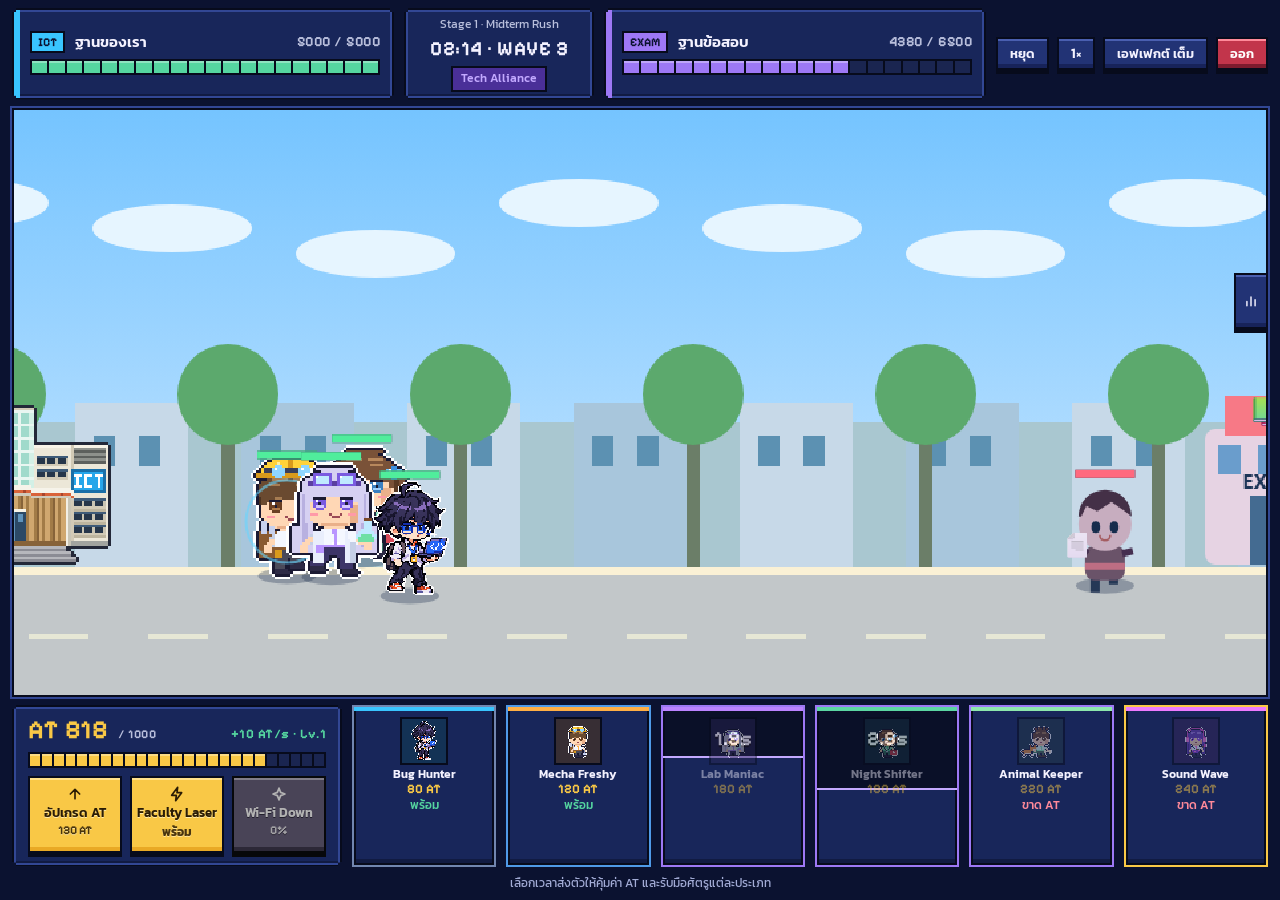
<file: docs/ui-v2/mockups/battle.html>
<!doctype html><html lang="th"><head><meta charset="utf-8"><meta name="viewport" content="width=device-width,initial-scale=1"><title>Battle HUD v2 mockup</title>
<link rel="stylesheet" href="ui-v2.css"><script src="data.js"></script>
<style>
  :root { --m-up: url("data:image/svg+xml;utf8,<svg xmlns='http://www.w3.org/2000/svg' viewBox='0 0 24 24' fill='none' stroke='black' stroke-width='2.5' stroke-linecap='round' stroke-linejoin='round'><path d='M12 19V5M5 12l7-7 7 7'/></svg>"); --m-zap: url("data:image/svg+xml;utf8,<svg xmlns='http://www.w3.org/2000/svg' viewBox='0 0 24 24' fill='none' stroke='black' stroke-width='2.5' stroke-linecap='round' stroke-linejoin='round'><path d='M13 2L4 14h7l-1 8 9-12h-7z'/></svg>"); --m-star: url("data:image/svg+xml;utf8,<svg xmlns='http://www.w3.org/2000/svg' viewBox='0 0 24 24' fill='none' stroke='black' stroke-width='2.5' stroke-linecap='round' stroke-linejoin='round'><path d='M12 3l2.4 6.6L21 12l-6.6 2.4L12 21l-2.4-6.6L3 12l6.6-2.4z'/></svg>"); }
  body { height: 100vh; overflow: hidden; display: flex; flex-direction: column; gap: 8px; padding: 8px 12px; }
  .top { display: grid; grid-template-columns: minmax(0, 1fr) 232px minmax(0, 1fr) auto; gap: 10px; }
  .plaque { padding: 8px 12px 10px 16px; display: flex; flex-direction: column; gap: 6px; justify-content: center; }
  .plaque::before { content: ""; position: absolute; left: 0; top: 0; bottom: 0; width: 6px; background: var(--fc, var(--chalk-3)); }
  .plaque .row { display: flex; align-items: center; gap: 10px; }
  .plaque .nm { font-size: 15px; } .plaque .num { margin-left: auto; font-size: 14px; color: var(--chalk-2); }
  .mono { font: 700 12px var(--pixel); background: var(--fc); color: #0b1230; padding: 2px 6px; border: 2px solid var(--ink); }
  .enemy { --fc: var(--purple-400); }
  .mid { text-align: center; padding: 6px 10px; display: flex; flex-direction: column; gap: 2px; align-items: center; }
  .mid .w { font-size: 20px; color: var(--chalk); } .mid .st { font-size: 12px; color: var(--chalk-2); }
  .mid .chip { background: var(--purple-700); color: var(--purple-300); border-color: var(--ink); }
  .ctl { display: flex; gap: 8px; align-items: center; }
  .stage { position: relative; flex: 1; min-height: 0; display: flex; justify-content: center; }
  .scene { height: 100%; aspect-ratio: 5 / 2; max-width: 100%; image-rendering: pixelated; border: 2px solid var(--ink); box-shadow: 0 0 0 2px var(--navy-500); object-fit: cover; }
  .edge { position: absolute; right: 0; top: 28%; width: 34px; height: 56px; display: grid; place-items: center; }
  .dock { display: grid; grid-template-columns: 372px minmax(0, 1fr); gap: 10px; }
  .at { padding: 10px 14px 12px; display: flex; flex-direction: column; gap: 8px; }
  .at .row { display: flex; align-items: baseline; gap: 10px; } .at .big { font-size: 26px; color: var(--gold-400); line-height: 1; } .at .inc { margin-left: auto; font-size: 13px; color: var(--pos); }
  .acts { display: grid; grid-template-columns: repeat(3, 1fr); gap: 8px; }
  .acts .btn { padding: 8px 4px 10px; font-size: 13px; line-height: 1.15; display: flex; flex-direction: column; align-items: center; gap: 2px; }
  .acts .btn small { font: 700 12px var(--pixel); opacity: .85; }
  .acts .btn .ic { margin: 0 0 2px; width: 16px; height: 16px; }
  .deck { display: grid; grid-template-columns: repeat(6, 1fr); gap: 10px; }
  .dcard { --fc: #4f9ae8; position: relative; overflow: hidden; padding: 6px 4px 6px; text-align: center; background: var(--navy-700); border: 2px solid var(--rc, var(--r1)); box-shadow: inset 0 0 0 2px var(--ink), inset 0 -6px 0 var(--navy-800); }
  .dcard::before { content: ""; position: absolute; left: 0; right: 0; top: 0; height: 4px; background: var(--fc); }
  .dcard.r2 { --rc: var(--r2); } .dcard.r3 { --rc: var(--r3); } .dcard.r4 { --rc: var(--r4); } .dcard.r5 { --rc: var(--r5); box-shadow: inset 0 0 0 2px var(--ink), inset 0 0 0 4px var(--purple-400), inset 0 -6px 0 var(--navy-800); }
  .dcard .por { width: 48px; height: 48px; margin: 4px auto 2px; }
  .dcard .nm { font-size: 12px; } .dcard .cost { font-size: 13px; } .dcard .st { font-size: 12px; color: var(--pos); font-weight: 500; min-height: 14px; }
  .dcard.cool .por, .dcard.cool .nm, .dcard.cool .cost { opacity: .45; }
  .dcard .sweep { position: absolute; left: 0; right: 0; top: 4px; background: #070b1ccc; border-bottom: 2px solid var(--purple-300); }
  .dcard .cd { position: absolute; left: 0; right: 0; top: 20px; font: 700 20px var(--pixel); color: #fff; text-shadow: 0 2px 0 #000; }
  .dcard.lack .st { color: var(--neg-text); } .dcard.lack .por, .dcard.lack .cost { opacity: .5; }
  .msg { text-align: center; font-size: 12px; color: var(--chalk-3); }
  @media (max-width: 1400px) { .dock { grid-template-columns: 330px minmax(0, 1fr); } .top { grid-template-columns: minmax(0, 1fr) 190px minmax(0, 1fr) auto; } }
</style></head><body>
<div class="top">
  <div class="plaque panel cut" style="--fc:#39c5ff"><div class="row"><span class="mono">ICT</span><span class="nm">ฐานของเรา</span><span class="num">5000 / 5000</span></div><div class="meter" id="hp1"></div></div>
  <div class="mid panel cut"><span class="st">Stage 1 · Midterm Rush</span><span class="w num">02:14 · WAVE 3</span><span class="chip">Tech Alliance</span></div>
  <div class="plaque panel cut enemy"><div class="row"><span class="mono">EXAM</span><span class="nm">ฐานข้อสอบ</span><span class="num">4380 / 6500</span></div><div class="meter purple" id="hp2"></div></div>
  <div class="ctl"><button class="btn sm">หยุด</button><button class="btn sm">1×</button><button class="btn sm">เอฟเฟกต์ เต็ม</button><button class="btn sm danger">ออก</button></div>
</div>
<div class="stage"><img class="scene" src="scene.png" alt=""><button class="btn edge sm" style="padding:0" aria-label="สถิติ"><span class="ic" style="margin:0;--m:var(--m-up);-webkit-mask-image:url(&quot;data:image/svg+xml;utf8,<svg xmlns='http://www.w3.org/2000/svg' viewBox='0 0 24 24' fill='none' stroke='black' stroke-width='2.5' stroke-linecap='round'><path d='M5 20v-7M12 20V5M19 20v-10'/></svg>&quot;);mask-image:url(&quot;data:image/svg+xml;utf8,<svg xmlns='http://www.w3.org/2000/svg' viewBox='0 0 24 24' fill='none' stroke='black' stroke-width='2.5' stroke-linecap='round'><path d='M5 20v-7M12 20V5M19 20v-10'/></svg>&quot;)"></span></button></div>
<div class="dock">
  <div class="at panel cut"><div class="row"><span class="big num">AT 818</span><span class="sub num">/ 1000</span><span class="inc num">+10 AT/s · Lv.1</span></div><div class="meter gold" id="at"></div>
    <div class="acts"><button class="btn gold"><span class="ic" style="--m:var(--m-up)"></span>อัปเกรด AT<small>130 AT</small></button><button class="btn gold"><span class="ic" style="--m:var(--m-zap)"></span>Faculty Laser<small>พร้อม</small></button><button class="btn purple disabled"><span class="ic" style="--m:var(--m-star)"></span>Wi-Fi Down<small>0%</small></button></div></div>
  <div class="deck" id="deck"></div>
</div>
<div class="msg">เลือกเวลาส่งตัวให้คุ้มค่า AT และรับมือศัตรูแต่ละประเภท</div>
<script>
  const seg = (id, n, on) => { let h = ''; for (let i = 0; i < n; i++) h += `<i class="${i < on ? 'on' : ''}"></i>`; document.getElementById(id).innerHTML = h; };
  seg('hp1', 20, 20); seg('hp2', 20, 13); seg('at', 25, 20);
  const states = { bug: ['ready'], mecha: ['ready'], lab: ['cool', 1.9, 30], night: ['cool', 2.9, 50], animal: ['lack'], music: ['lack'] };
  document.getElementById('deck').innerHTML = ['bug', 'mecha', 'lab', 'night', 'animal', 'music'].map(id => {
    const h = HEROES.find(x => x.id === id), s = states[id];
    const cls = s[0] === 'cool' ? 'cool' : s[0] === 'lack' ? 'lack' : '';
    return `<div class="dcard r${h.star} ${cls}" style="--fc:${FAC[h.f]}">${s[0] === 'cool' ? `<div class="sweep" style="height:${s[2]}%"></div><div class="cd">${s[1]}s</div>` : ''}${por(h, 48)}<div class="nm">${h.name}</div><div class="cost">${h.cost} AT</div><div class="st">${s[0] === 'ready' ? 'พร้อม' : s[0] === 'lack' ? 'ขาด AT' : '&nbsp;'}</div></div>`;
  }).join('');
</script></body></html>
</file>
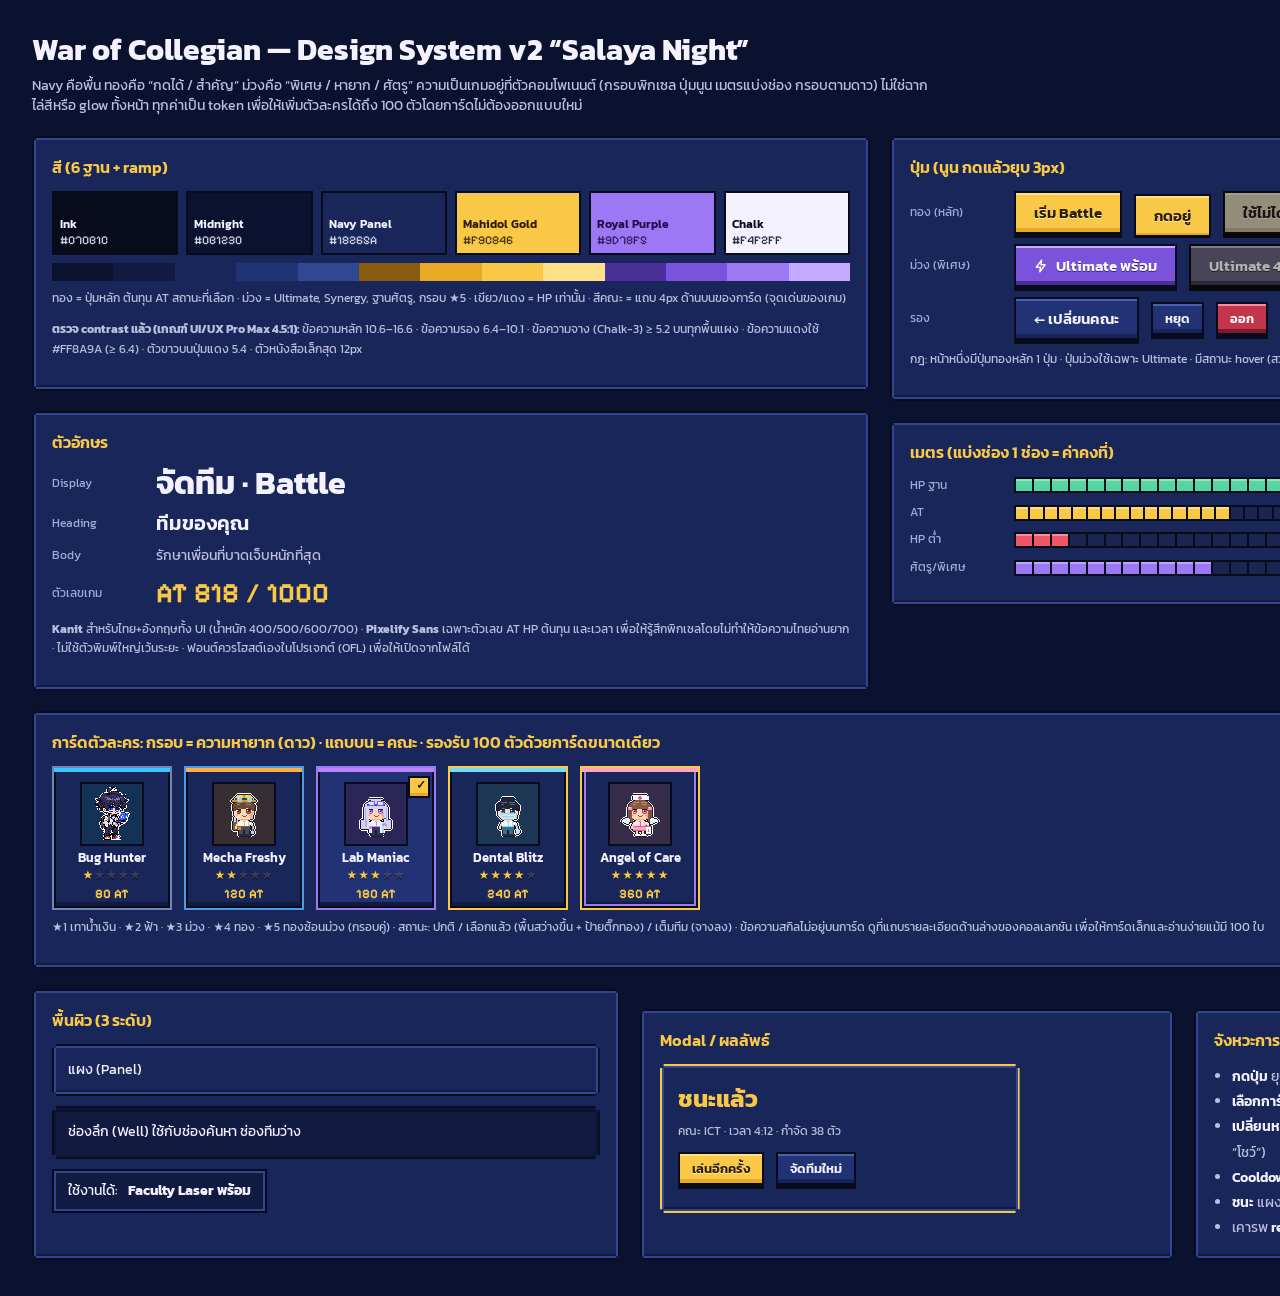
<file: docs/ui-v2/mockups/system.html>
<!doctype html><html lang="th"><head><meta charset="utf-8"><meta name="viewport" content="width=device-width,initial-scale=1"><title>Design system v2</title>
<link rel="stylesheet" href="ui-v2.css"><script src="data.js"></script>
<style>
  body { padding: 28px 32px 36px; width: 1760px; }
  h1 { margin: 0 0 4px; font-size: 30px; } h2 { margin: 0 0 12px; font-size: 16px; font-weight: 600; color: var(--gold-400); }
  .lead { color: var(--chalk-2); margin: 0 0 20px; max-width: 900px; }
  .grid2 { display: grid; grid-template-columns: 1fr 1fr; gap: 20px; } .grid3 { display: grid; grid-template-columns: 1.1fr 1fr 1fr; gap: 20px; }
  .box { padding: 18px; } .box + .box { margin-top: 20px; }
  .sw { display: grid; grid-template-columns: repeat(6, 1fr); gap: 8px; } .sw div { height: 64px; border: 2px solid var(--ink); padding: 6px; font-size: 12px; font-weight: 600; display: flex; flex-direction: column; justify-content: flex-end; }
  .sw small { font: 500 12px var(--pixel); opacity: .85; }
  .ramp { display: flex; margin-top: 8px; } .ramp i { flex: 1; height: 18px; }
  .row { display: flex; gap: 12px; align-items: center; flex-wrap: wrap; margin: 10px 0; } .lab { width: 92px; font-size: 12px; color: var(--chalk-3); }
  .t1 { font: 700 32px/1.1 var(--font); } .t2 { font: 600 20px/1.2 var(--font); } .t3 { font: 400 14px/1.5 var(--font); color: var(--chalk-2); } .t4 { font: 700 28px var(--pixel); color: var(--gold-400); }
  .cards { display: grid; grid-template-columns: repeat(5, 120px); gap: 12px; }
  .note { font-size: 12px; color: var(--chalk-2); margin-top: 8px; line-height: 1.6; }
  ul.rules { margin: 0; padding-left: 18px; color: var(--chalk-2); line-height: 1.8; } ul.rules b { color: var(--chalk); font-weight: 600; }
  .toast { display: inline-flex; gap: 10px; align-items: center; padding: 10px 14px; background: var(--navy-800); border: 2px solid var(--ink); box-shadow: inset 0 0 0 2px var(--navy-500); }
  .demo-modal { padding: 16px; width: 360px; } .demo-modal h3 { margin: 0 0 6px; }
  .m1 { --m: url("data:image/svg+xml;utf8,<svg xmlns='http://www.w3.org/2000/svg' viewBox='0 0 24 24' fill='none' stroke='black' stroke-width='2.5' stroke-linecap='round' stroke-linejoin='round'><path d='M13 2L4 14h7l-1 8 9-12h-7z'/></svg>"); }
</style></head><body>
<h1>War of Collegian — Design System v2 “Salaya Night”</h1>
<p class="lead">Navy คือพื้น ทองคือ “กดได้ / สำคัญ” ม่วงคือ “พิเศษ / หายาก / ศัตรู” ความเป็นเกมอยู่ที่ตัวคอมโพเนนต์ (กรอบพิกเซล ปุ่มนูน เมตรแบ่งช่อง กรอบตามดาว) ไม่ใช่ฉากไล่สีหรือ glow ทั้งหน้า ทุกค่าเป็น token เพื่อให้เพิ่มตัวละครได้ถึง 100 ตัวโดยการ์ดไม่ต้องออกแบบใหม่</p>
<div class="grid2">
  <div>
    <div class="box panel cut"><h2>สี (6 ฐาน + ramp)</h2>
      <div class="sw"><div style="background:var(--ink)">Ink<small>#070B1C</small></div><div style="background:var(--navy-900)">Midnight<small>#0B1230</small></div><div style="background:var(--navy-700)">Navy Panel<small>#18265A</small></div><div style="background:var(--gold-400);color:var(--gold-ink)">Mahidol Gold<small>#F9C846</small></div><div style="background:var(--purple-400);color:#1d0f4a">Royal Purple<small>#9D78F5</small></div><div style="background:var(--chalk);color:var(--ink)">Chalk<small>#F4F2FF</small></div></div>
      <div class="ramp"><i style="background:var(--navy-900)"></i><i style="background:var(--navy-800)"></i><i style="background:var(--navy-700)"></i><i style="background:var(--navy-600)"></i><i style="background:var(--navy-500)"></i><i style="background:var(--gold-700)"></i><i style="background:var(--gold-500)"></i><i style="background:var(--gold-400)"></i><i style="background:var(--gold-300)"></i><i style="background:var(--purple-700)"></i><i style="background:var(--purple-500)"></i><i style="background:var(--purple-400)"></i><i style="background:var(--purple-300)"></i></div>
      <p class="note">ทอง = ปุ่มหลัก ต้นทุน AT สถานะที่เลือก · ม่วง = Ultimate, Synergy, ฐานศัตรู, กรอบ ★5 · เขียว/แดง = HP เท่านั้น · สีคณะ = แถบ 4px ด้านบนของการ์ด (จุดเด่นของเกม)</p><p class="note"><b>ตรวจ contrast แล้ว (เกณฑ์ UI/UX Pro Max 4.5:1):</b> ข้อความหลัก 10.6–16.6 · ข้อความรอง 6.4–10.1 · ข้อความจาง (Chalk-3) ≥ 5.2 บนทุกพื้นแผง · ข้อความแดงใช้ #FF8A9A (≥ 6.4) · ตัวขาวบนปุ่มแดง 5.4 · ตัวหนังสือเล็กสุด 12px</p></div>
    <div class="box panel cut"><h2>ตัวอักษร</h2>
      <div class="row"><span class="lab">Display</span><span class="t1">จัดทีม · Battle</span></div>
      <div class="row"><span class="lab">Heading</span><span class="t2">ทีมของคุณ</span></div>
      <div class="row"><span class="lab">Body</span><span class="t3">รักษาเพื่อนที่บาดเจ็บหนักที่สุด</span></div>
      <div class="row"><span class="lab">ตัวเลขเกม</span><span class="t4">AT 818 / 1000</span></div>
      <p class="note"><b>Kanit</b> สำหรับไทย+อังกฤษทั้ง UI (น้ำหนัก 400/500/600/700) · <b>Pixelify Sans</b> เฉพาะตัวเลข AT HP ต้นทุน และเวลา เพื่อให้รู้สึกพิกเซลโดยไม่ทำให้ข้อความไทยอ่านยาก · ไม่ใช้ตัวพิมพ์ใหญ่เว้นระยะ · ฟอนต์ควรโฮสต์เองในโปรเจกต์ (OFL) เพื่อให้เปิดจากไฟล์ได้</p></div>
  </div>
  <div>
    <div class="box panel cut"><h2>ปุ่ม (นูน กดแล้วยุบ 3px)</h2>
      <div class="row"><span class="lab">ทอง (หลัก)</span><button class="btn gold">เริ่ม Battle</button><button class="btn gold pressed">กดอยู่</button><button class="btn gold disabled">ใช้ไม่ได้</button></div>
      <div class="row"><span class="lab">ม่วง (พิเศษ)</span><button class="btn purple"><span class="ic m1"></span>Ultimate พร้อม</button><button class="btn purple disabled">Ultimate 40%</button></div>
      <div class="row"><span class="lab">รอง</span><button class="btn">← เปลี่ยนคณะ</button><button class="btn sm">หยุด</button><button class="btn sm danger">ออก</button></div>
      <p class="note">กฎ: หน้าหนึ่งมีปุ่มทองหลัก 1 ปุ่ม · ปุ่มม่วงใช้เฉพาะ Ultimate · มีสถานะ hover (สว่างขึ้น) / pressed (ยุบ 3px, 90ms) / disabled (ซีด) / focus (ขอบทอง 2px)</p></div>
    <div class="box panel cut"><h2>เมตร (แบ่งช่อง 1 ช่อง = ค่าคงที่)</h2>
      <div class="row"><span class="lab">HP ฐาน</span><div class="meter" style="width:360px" id="m1"></div></div>
      <div class="row"><span class="lab">AT</span><div class="meter gold" style="width:360px" id="m2"></div></div>
      <div class="row"><span class="lab">HP ต่ำ</span><div class="meter red" style="width:360px" id="m3"></div></div>
      <div class="row"><span class="lab">ศัตรู/พิเศษ</span><div class="meter purple" style="width:360px" id="m4"></div></div></div>
  </div>
</div>
<div class="box panel cut" style="margin-top:20px"><h2>การ์ดตัวละคร: กรอบ = ความหายาก (ดาว) · แถบบน = คณะ · รองรับ 100 ตัวด้วยการ์ดขนาดเดียว</h2>
  <div class="cards" id="rar"></div>
  <p class="note">★1 เทาน้ำเงิน · ★2 ฟ้า · ★3 ม่วง · ★4 ทอง · ★5 ทองซ้อนม่วง (กรอบคู่) · สถานะ: ปกติ / เลือกแล้ว (พื้นสว่างขึ้น + ป้ายติ๊กทอง) / เต็มทีม (จางลง) · ข้อความสกิลไม่อยู่บนการ์ด ดูที่แถบรายละเอียดด้านล่างของคอลเลกชัน เพื่อให้การ์ดเล็กและอ่านง่ายแม้มี 100 ใบ</p></div>
<div class="grid3" style="margin-top:20px">
  <div class="box panel cut"><h2>พื้นผิว (3 ระดับ)</h2><div class="panel cut" style="padding:14px;margin-bottom:10px">แผง (Panel)</div><div class="panel well cut" style="padding:14px;margin-bottom:10px">ช่องลึก (Well) ใช้กับช่องค้นหา ช่องทีมว่าง</div><div class="toast">ใช้งานได้: <b>Faculty Laser พร้อม</b></div></div>
  <div class="box panel cut"><h2>Modal / ผลลัพธ์</h2><div class="panel cut demo-modal" style="border-color:var(--gold-400)"><h3 style="color:var(--gold-400);font-size:24px">ชนะแล้ว</h3><div class="sub">คณะ ICT · เวลา 4:12 · กำจัด 38 ตัว</div><div class="row" style="margin-top:12px"><button class="btn gold sm">เล่นอีกครั้ง</button><button class="btn sm">จัดทีมใหม่</button></div></div></div>
  <div class="box panel cut"><h2>จังหวะการเคลื่อนไหว</h2><ul class="rules"><li><b>กดปุ่ม</b> ยุบ 3px ใน 90ms เด้งกลับ</li><li><b>เลือกการ์ด</b> กรอบทองกะพริบ 1 ครั้ง ป้ายติ๊กเด้งเข้า</li><li><b>เปลี่ยนหน้า</b> ม่านสีกรมท่าเลื่อนปิด-เปิด 240ms ขอบทองเป็นเส้นเดียว (ช่วงเดียวที่ “โชว์”)</li><li><b>Cooldown</b> แผ่นมืดไหลลงเป็นขั้น 10 ขั้น + ตัวเลขวินาที</li><li><b>ชนะ</b> แผงเด้งขึ้น 320ms</li><li>เคารพ <b>reduced motion</b>: ตัดทุกอย่างเหลือการเปลี่ยนสีทันที</li></ul></div>
</div>
<script>
  const seg = (id, n, on) => { let h = ''; for (let i = 0; i < n; i++) h += `<i class="${i < on ? 'on' : ''}"></i>`; document.getElementById(id).innerHTML = h; };
  seg('m1', 20, 20); seg('m2', 25, 15); seg('m3', 20, 3); seg('m4', 20, 11);
  const pick = ['bug', 'mecha', 'lab', 'dental', 'nurse'].map(id => HEROES.find(h => h.id === id));
  document.getElementById('rar').innerHTML = pick.map((h, i) => card(h, { sel: i === 2 })).join('') ;
</script></body></html>
</file>
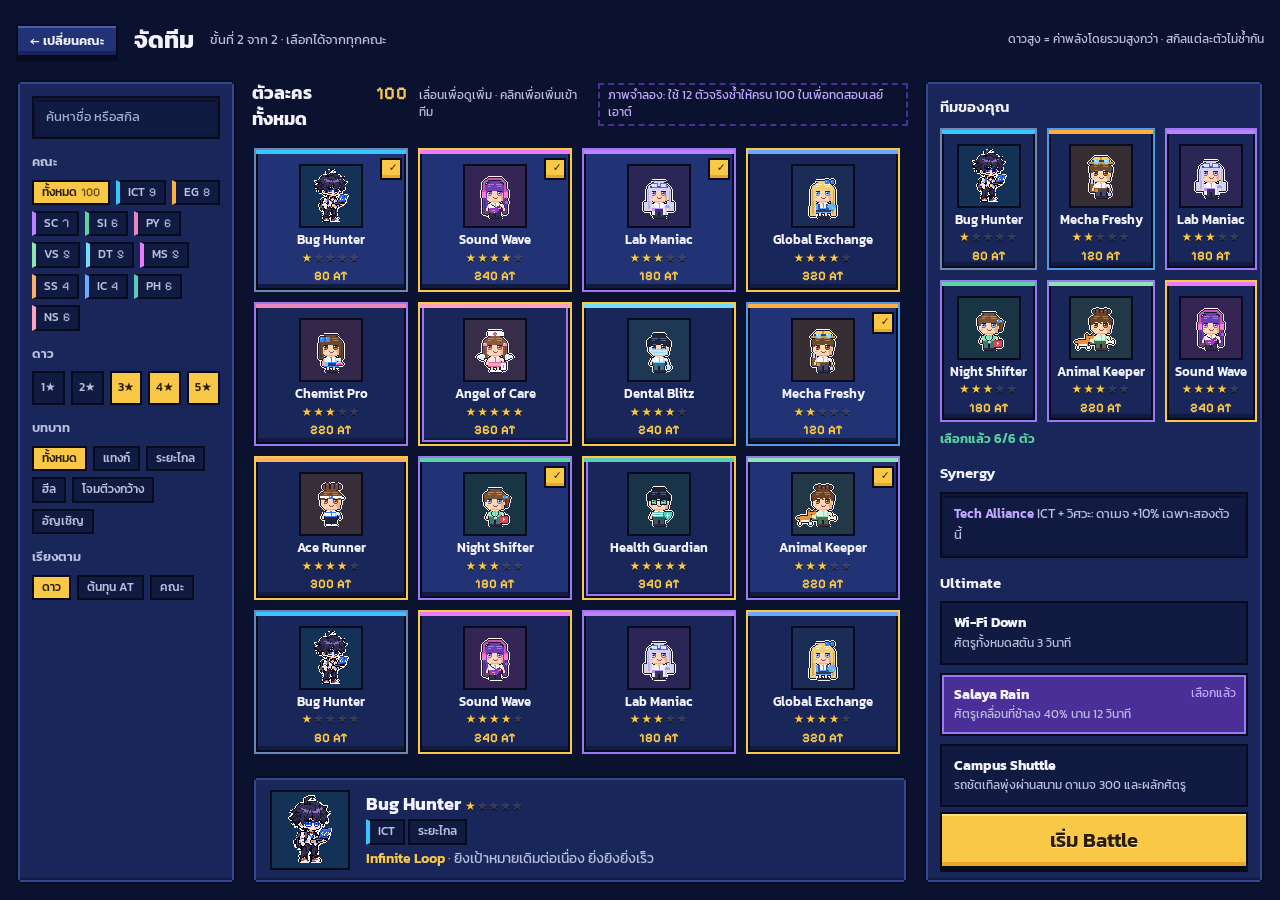
<file: docs/ui-v2/mockups/team.html>
<!doctype html><html lang="th"><head><meta charset="utf-8"><meta name="viewport" content="width=device-width,initial-scale=1"><title>Team Builder v2 mockup</title>
<link rel="stylesheet" href="ui-v2.css"><script src="data.js"></script>
<style>
  body { height: 100vh; overflow: hidden; display: grid; grid-template-rows: 56px 1fr; gap: 12px; padding: 12px 16px 16px; }
  header { display: flex; align-items: center; gap: 16px; }
  header h1 { margin: 0; font-size: 24px; font-weight: 700; }
  header .step { color: var(--chalk-2); font-size: 13px; }
  header .sp { flex: 1; }
  main { display: grid; grid-template-columns: 248px minmax(0, 1fr) 392px; gap: 16px; min-height: 0; }
  .rail, .dock { padding: 14px; display: flex; flex-direction: column; gap: 14px; min-height: 0; overflow: auto; scrollbar-width: thin; scrollbar-color: var(--navy-500) transparent; }
  .search { display: flex; align-items: center; gap: 8px; padding: 10px 12px; color: var(--chalk-3); font-size: 13px; }
  .group h4 { margin: 0 0 8px; font-size: 13px; font-weight: 600; color: var(--chalk-2); }
  .chips { display: flex; flex-wrap: wrap; gap: 6px; }
  .chip .n { color: var(--chalk-3); margin-left: 4px; font-family: var(--pixel); }
  .chip.on .n { color: #6b4a0c; }
  .starbtns { display: grid; grid-template-columns: repeat(5, 1fr); gap: 6px; }
  .starbtns .chip { text-align: center; padding: 6px 0; }
  .coll { display: flex; flex-direction: column; min-height: 0; gap: 12px; }
  .coll-head { display: flex; align-items: baseline; gap: 12px; }
  .coll-head b { font-size: 18px; } .coll-head .num { color: var(--gold-400); font-size: 18px; }
  .sim { margin-left: auto; font-size: 12px; color: var(--purple-300); border: 2px dashed var(--purple-700); padding: 2px 8px; }
  .grid { flex: 1; min-height: 0; overflow: auto; display: grid; grid-template-columns: repeat(auto-fill, minmax(128px, 1fr)); gap: 10px; align-content: start; padding: 4px 8px 8px 2px; scrollbar-width: thin; scrollbar-color: var(--navy-500) transparent; }
  .focus { display: grid; grid-template-columns: 96px 1fr auto; gap: 16px; padding: 12px 16px; align-items: center; }
  .focus .por { width: 80px; height: 80px; margin: 0; }
  .focus h3 { margin: 0 0 2px; font-size: 18px; } .focus p { margin: 4px 0 0; color: var(--chalk-2); }
  .focus .sk { color: var(--gold-400); font-weight: 600; }
  .stats { display: grid; grid-template-columns: repeat(3, 72px); gap: 8px; text-align: center; }
  .stats div { background: var(--navy-800); border: 2px solid var(--ink); padding: 6px 0; } .stats span { display: block; font-size: 12px; color: var(--chalk-3); } .stats b { font-size: 16px; }
  .slots { display: grid; grid-template-columns: repeat(3, 1fr); gap: 10px; }
  .slot { aspect-ratio: 1 / 1.12; border: 2px dashed var(--navy-500); display: grid; place-items: center; color: var(--chalk-3); font-size: 12px; }
  .slots .card { padding-bottom: 4px; } .slots .por { width: 56px; height: 56px; }
  .syn { padding: 10px 12px; font-size: 13px; color: var(--chalk-2); line-height: 1.6; } .syn b { color: var(--purple-300); font-weight: 600; }
  .ult { display: grid; gap: 8px; }
  .ult .opt { padding: 10px 12px; border: 2px solid var(--ink); background: var(--navy-800); font-size: 13px; position: relative; }
  .ult .opt b { display: block; font-size: 14px; } .ult .opt span { color: var(--chalk-2); font-size: 12px; }
  .ult .opt.on { background: var(--purple-700); box-shadow: inset 0 0 0 2px var(--purple-400); }
  .ult .opt.on::after { content: "เลือกแล้ว"; position: absolute; right: 10px; top: 10px; font-size: 12px; color: var(--purple-300); }
  .confirm { margin-top: auto; padding-top: 4px; position: sticky; bottom: 0; background: linear-gradient(transparent, var(--navy-700) 30%); }
  .confirm .btn { width: 100%; }
  .count { font-size: 13px; color: var(--pos); font-weight: 600; margin-top: 8px; }
  @media (max-height: 800px) { .dock { gap: 10px; padding: 12px; } .slots { gap: 6px; } .slots .stars { display: none; } .slots .por { width: 44px; height: 44px; } .slots .card { padding: 4px 4px 2px; } .syn { padding: 6px 10px; } .ult { grid-template-columns: repeat(3, 1fr); } .ult .opt { padding: 8px 4px; text-align: center; } .ult .opt span, .ult .opt.on::after { display: none; } .ultdesc { display: block !important; } }
  .ultdesc { display: none; font-size: 12px; color: var(--chalk-2); margin-top: 6px; }
  @media (max-width: 1400px) { main { grid-template-columns: 220px minmax(0, 1fr) 340px; } .focus { grid-template-columns: 80px 1fr; } .stats { display: none; } }
</style></head><body>
<header><button class="btn sm">← เปลี่ยนคณะ</button><h1>จัดทีม</h1><span class="step">ขั้นที่ 2 จาก 2 · เลือกได้จากทุกคณะ</span><span class="sp"></span><span class="sub">ดาวสูง = ค่าพลังโดยรวมสูงกว่า · สกิลแต่ละตัวไม่ซ้ำกัน</span></header>
<main>
  <aside class="rail panel cut">
    <div class="search panel well">ค้นหาชื่อ หรือสกิล</div>
    <div class="group"><h4>คณะ</h4><div class="chips" id="fchips"></div></div>
    <div class="group"><h4>ดาว</h4><div class="starbtns"><span class="chip">1★</span><span class="chip">2★</span><span class="chip on">3★</span><span class="chip on">4★</span><span class="chip on">5★</span></div></div>
    <div class="group"><h4>บทบาท</h4><div class="chips"><span class="chip on">ทั้งหมด</span><span class="chip">แทงก์</span><span class="chip">ระยะไกล</span><span class="chip">ฮีล</span><span class="chip">โจมตีวงกว้าง</span><span class="chip">อัญเชิญ</span></div></div>
    <div class="group"><h4>เรียงตาม</h4><div class="chips"><span class="chip on">ดาว</span><span class="chip">ต้นทุน AT</span><span class="chip">คณะ</span></div></div>
  </aside>
  <section class="coll">
    <div class="coll-head"><b>ตัวละครทั้งหมด</b><span class="num">100</span><span class="sub">เลื่อนเพื่อดูเพิ่ม · คลิกเพื่อเพิ่มเข้าทีม</span><span class="sim">ภาพจำลอง: ใช้ 12 ตัวจริงซ้ำให้ครบ 100 ใบเพื่อทดสอบเลย์เอาต์</span></div>
    <div class="grid" id="grid"></div>
    <div class="focus panel cut" id="focus"></div>
  </section>
  <aside class="dock panel cut">
    <div><div class="title" style="margin-bottom:10px">ทีมของคุณ</div><div class="slots" id="slots"></div><div class="count">เลือกแล้ว 6/6 ตัว</div></div>
    <div><div class="title" style="margin-bottom:8px">Synergy</div><div class="syn panel well"><b>Tech Alliance</b> ICT + วิศวะ: ดาเมจ +10% เฉพาะสองตัวนี้</div></div>
    <div><div class="title" style="margin-bottom:8px">Ultimate</div><div class="ult"><div class="opt"><b>Wi-Fi Down</b><span>ศัตรูทั้งหมดสตัน 3 วินาที</span></div><div class="opt on"><b>Salaya Rain</b><span>ศัตรูเคลื่อนที่ช้าลง 40% นาน 12 วินาที</span></div><div class="opt"><b>Campus Shuttle</b><span>รถชัตเทิลพุ่งผ่านสนาม ดาเมจ 300 และผลักศัตรู</span></div></div><div class="ultdesc">Salaya Rain: ศัตรูเคลื่อนที่ช้าลง 40% นาน 12 วินาที</div></div>
    <div class="confirm"><button class="btn gold big">เริ่ม Battle</button></div>
  </aside>
</main>
<script>
  const team = ['bug', 'mecha', 'lab', 'night', 'animal', 'music'];
  const cnt = { ICT: 9, EG: 8, SC: 7, SI: 6, PY: 6, VS: 5, DT: 5, MS: 5, SS: 4, IC: 4, PH: 6, NS: 6 };
  document.getElementById('fchips').innerHTML = '<span class="chip on">ทั้งหมด<span class="n">100</span></span>' + Object.keys(cnt).map(k => `<span class="chip fc" style="--fc:${FAC[k]}">${k}<span class="n">${cnt[k]}</span></span>`).join('');
  let html = '', seen = {};
  for (let i = 0; i < 100; i++) { const h = HEROES[(i * 7) % 12]; const first = !seen[h.id]; seen[h.id] = 1; html += card(h, { sel: first && team.includes(h.id) }); }
  document.getElementById('grid').innerHTML = html;
  const f = HEROES[0];
  document.getElementById('focus').innerHTML = `<div style="--fc:${FAC[f.f]}">${por(f, 80)}</div><div><h3>${f.name} ${stars(f.star)}</h3><span class="chip fc" style="--fc:${FAC[f.f]}">${f.f}</span> <span class="chip">${f.type}</span><p><span class="sk">${f.skill}</span> · ${f.desc}</p></div><div class="stats"><div><span>HP</span><b class="num">${f.hp}</b></div><div><span>ATK</span><b class="num">${f.atk}</b></div><div><span>ระยะ</span><b class="num">${f.range}</b></div></div>`;
  let s = '';
  for (let i = 0; i < 6; i++) { const h = HEROES.find(x => x.id === team[i]); s += h ? card(h, {}) : '<div class="slot">ว่าง</div>'; }
  document.getElementById('slots').innerHTML = s;
</script></body></html>
</file>
